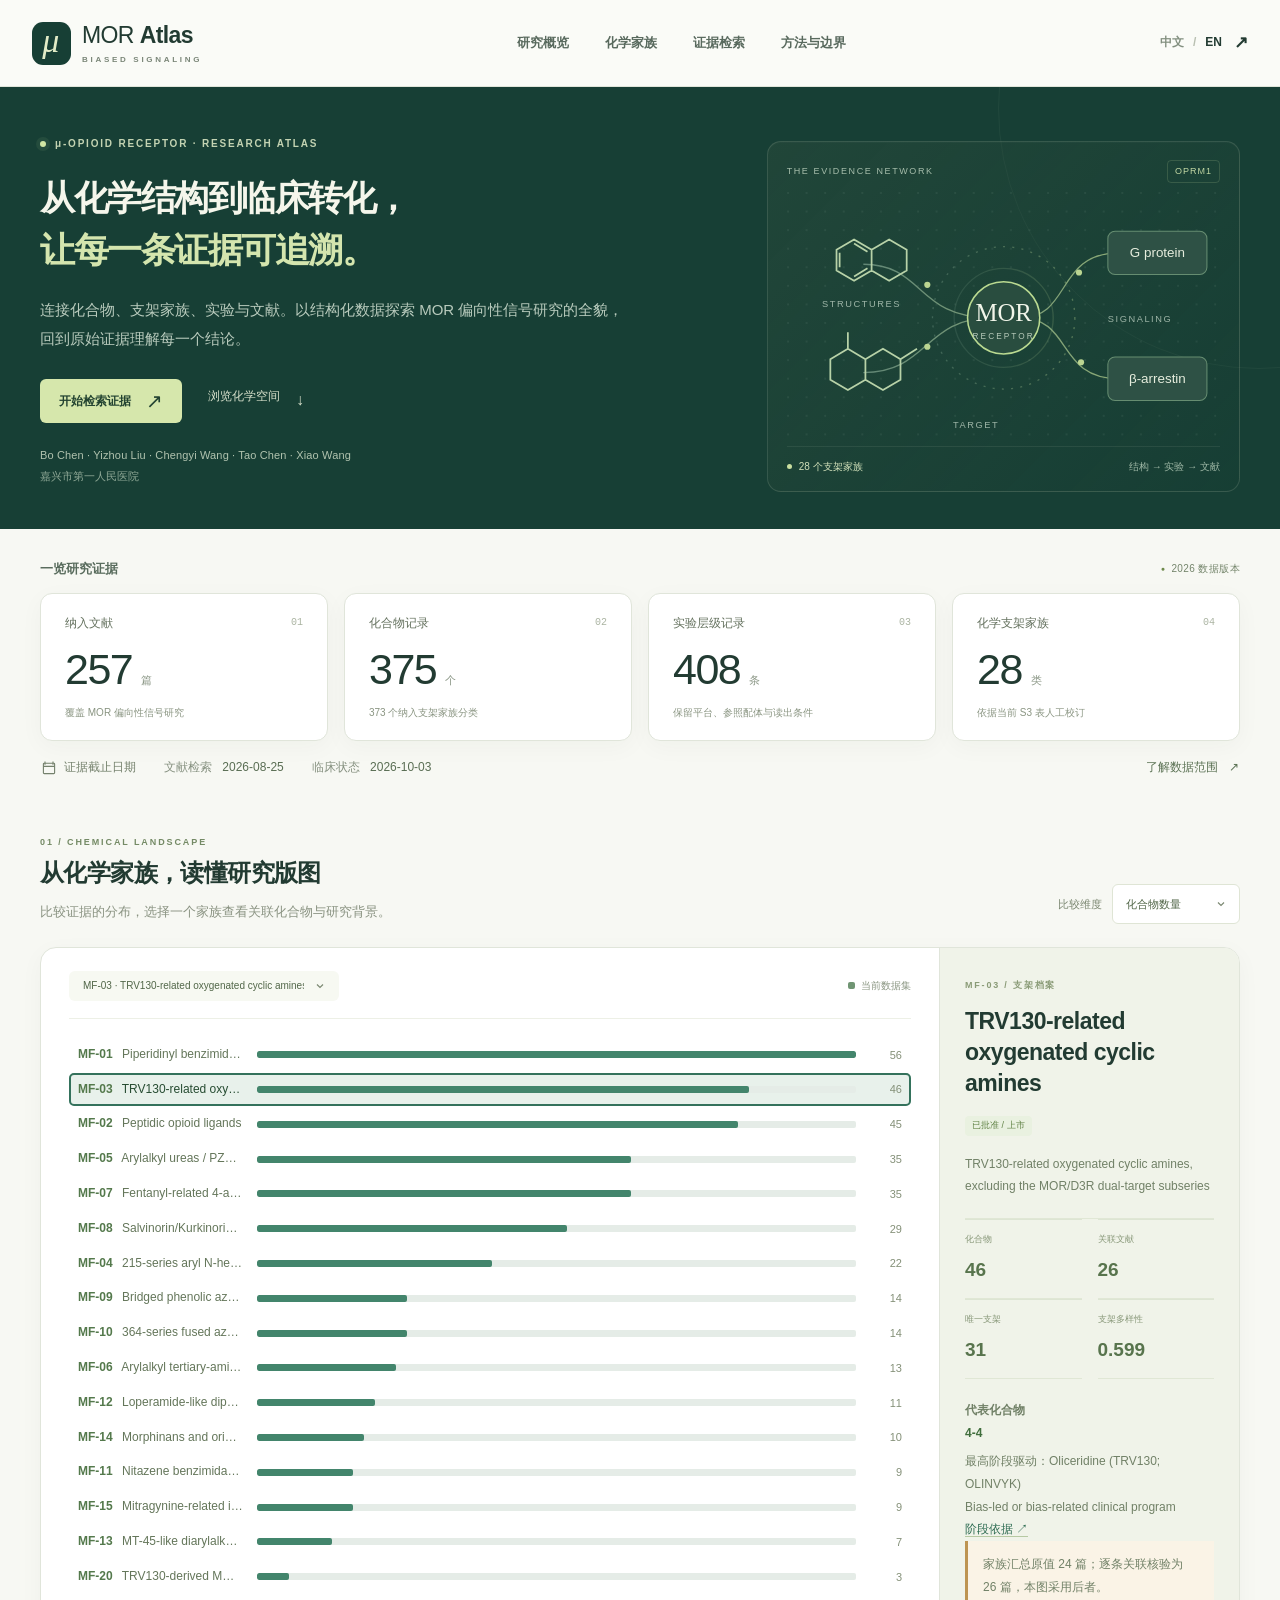
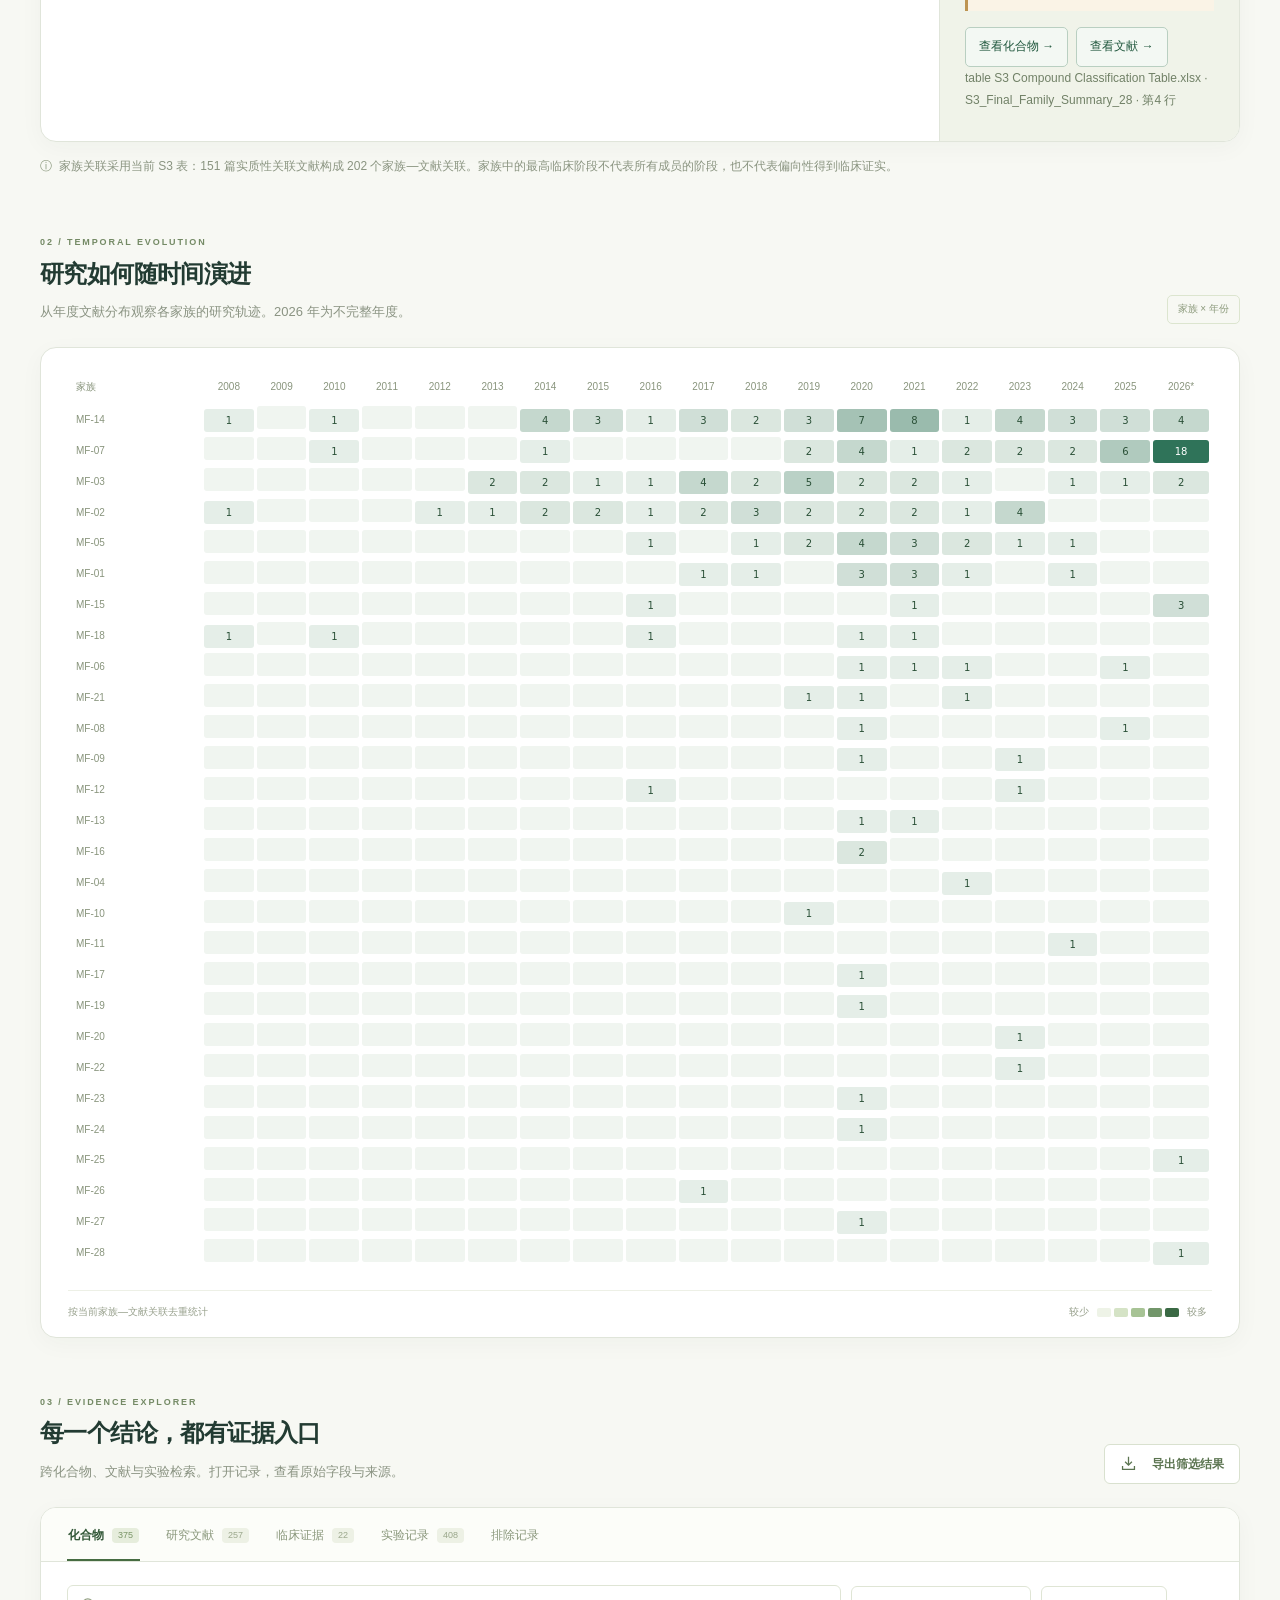
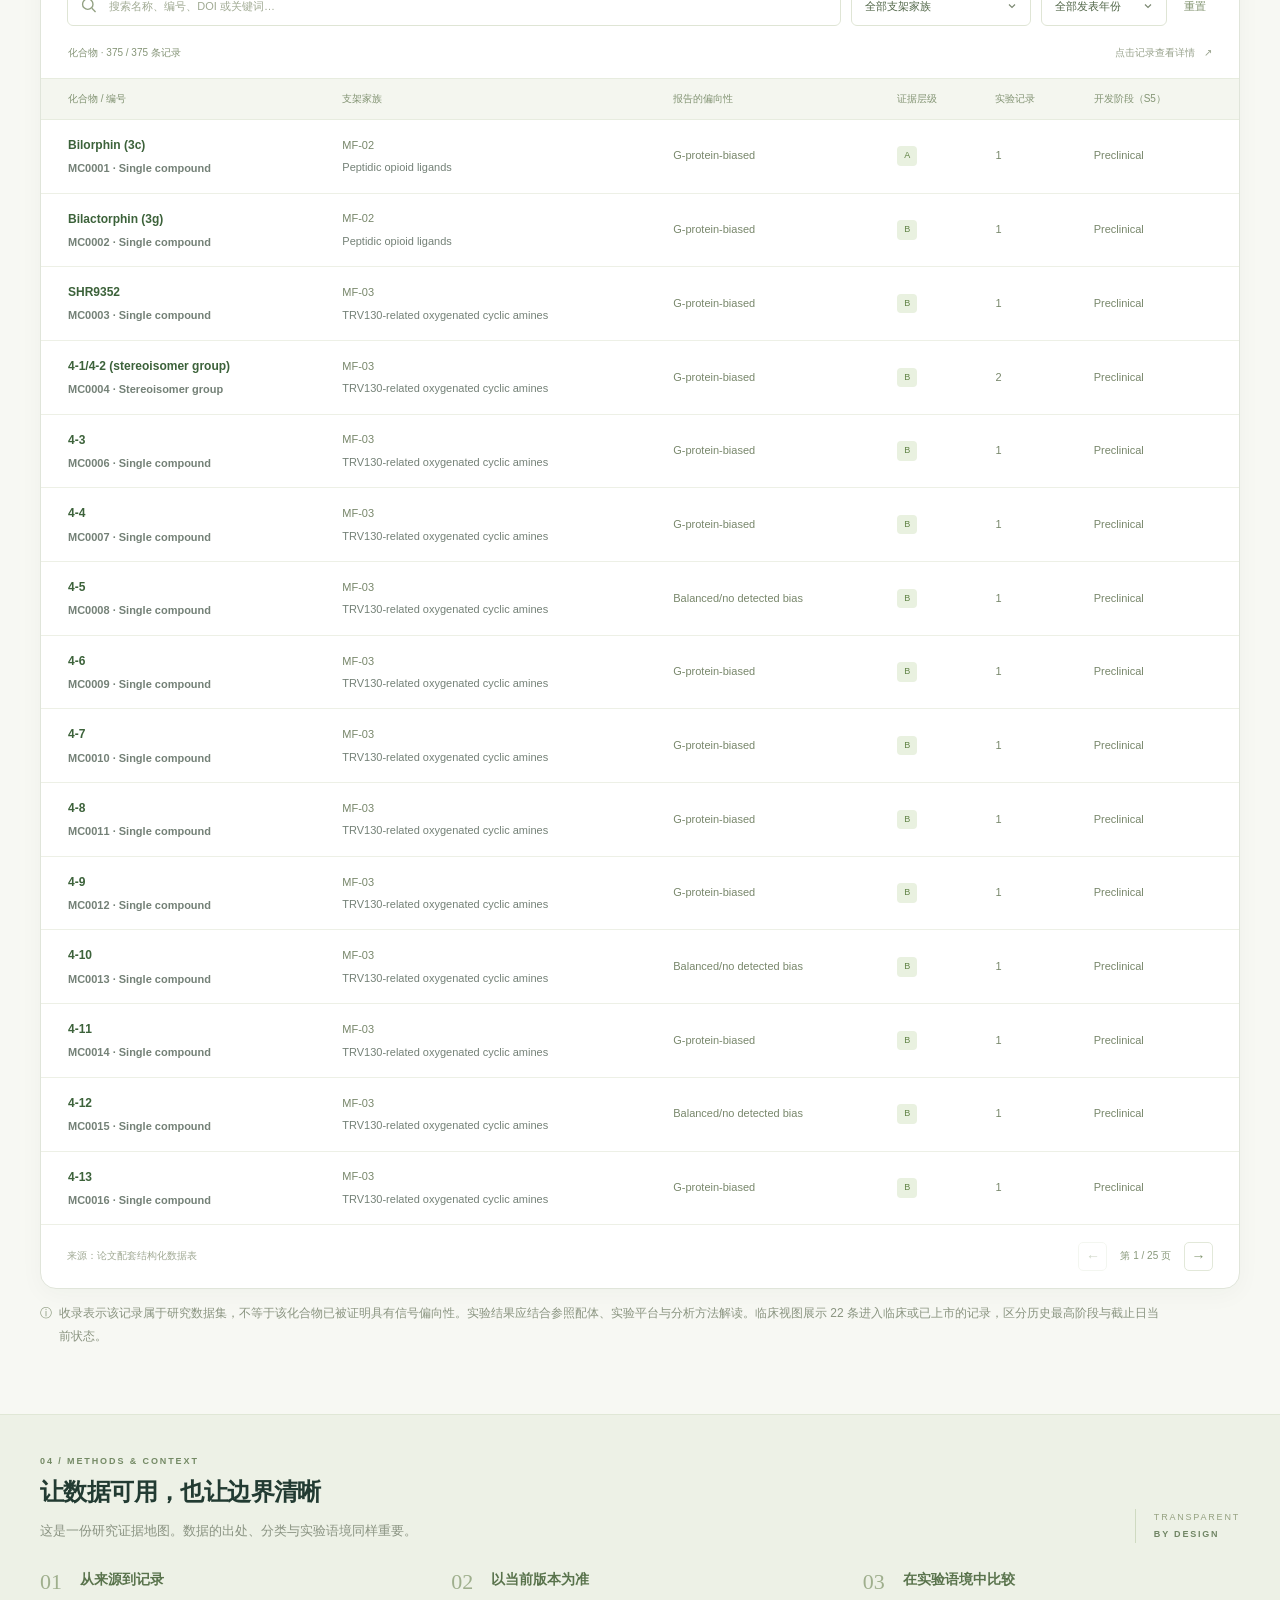
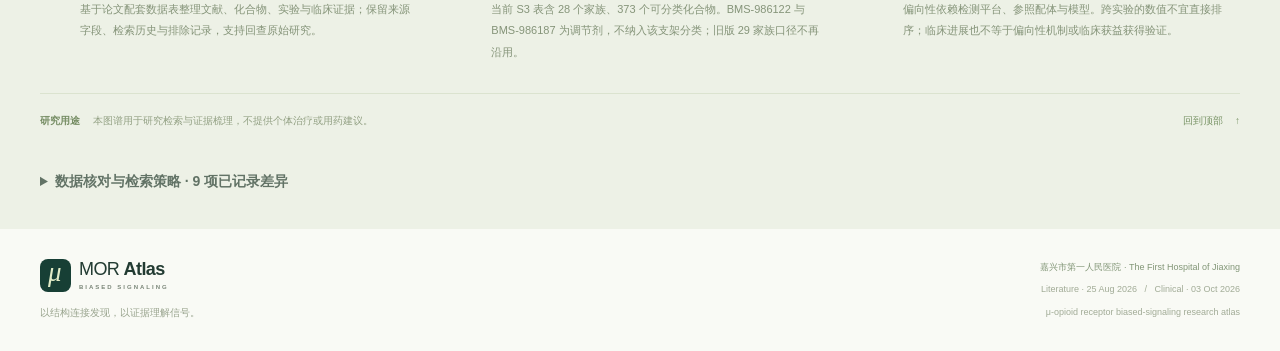
<file: index.html>
<!doctype html>
<html lang="zh-CN">
<head><meta charset="utf-8"><meta name="viewport" content="width=device-width, initial-scale=1"><meta name="theme-color" content="#173f35"><meta name="description" content="MOR Atlas：整合 257 篇文献、375 个化合物与 408 条实验记录的 μ-阿片受体偏向性信号研究图谱。"><title>MOR Atlas · μ-阿片受体偏向性信号研究图谱</title><link rel="stylesheet" href="styles.css"><link rel="stylesheet" href="authors.css"><link rel="stylesheet" href="interactions.css"></head>
<body>
<a class="skip-link" href="#explorer">跳至证据检索</a>
<header class="site-header" id="top"><nav class="nav-shell" aria-label="主导航"><a class="brand" href="#top" aria-label="MOR Atlas 首页"><span class="brand-symbol">μ</span><span>MOR <b>Atlas</b><small>BIASED SIGNALING</small></span></a><div class="nav-links"><a href="#overview">研究概览</a><a href="#families">化学家族</a><a href="#explorer">证据检索</a><a href="#methods">方法与边界</a></div><a class="language-link" href="en.html" lang="en" hreflang="en" aria-label="Switch to English"><span>中文</span><i aria-hidden="true">/</i> EN <span aria-hidden="true">↗</span></a></nav></header>
<main>
<section class="hero" aria-labelledby="hero-title"><div class="hero-inner"><div class="hero-copy"><p class="eyebrow light"><span class="status-dot" aria-hidden="true"></span> μ-OPIOID RECEPTOR · RESEARCH ATLAS</p><h1 id="hero-title">从化学结构到临床转化，<br><em>让每一条证据可追溯。</em></h1><p class="hero-description">连接化合物、支架家族、实验与文献。以结构化数据探索 MOR 偏向性信号研究的全貌，回到原始证据理解每一个结论。</p><div class="hero-actions"><a class="button button-lime" href="#explorer">开始检索证据 <span aria-hidden="true">↗</span></a><a class="hero-text-link" href="#families">浏览化学空间 <span aria-hidden="true">↓</span></a></div><div class="authors"><strong>Bo Chen · Yizhou Liu · Chengyi Wang · Tao Chen · Xiao Wang</strong><span>嘉兴市第一人民医院</span></div></div>
<div class="evidence-visual" aria-label="概念性证据路径：化学结构经 MOR 靶点关联实验与文献"><div class="visual-heading"><span>THE EVIDENCE NETWORK</span><span class="visual-tag">OPRM1</span></div><svg class="network-svg" viewBox="0 0 420 245" role="img" aria-labelledby="network-title"><title id="network-title">结构、靶点、信号通路和证据的概念关联图</title><defs><pattern id="dotgrid" width="18" height="18" patternUnits="userSpaceOnUse"><circle cx="1" cy="1" r=".7" fill="#b1c9b8" opacity=".2"/></pattern><linearGradient id="pathgrad"><stop stop-color="#87ab97"/><stop offset="1" stop-color="#c9e399"/></linearGradient></defs><rect width="420" height="245" fill="url(#dotgrid)"/><g fill="none" stroke="url(#pathgrad)" stroke-width="1.3" opacity=".65"><path d="M74 70C133 70 125 122 198 122M74 175C137 175 133 122 198 122M226 122C276 122 260 59 322 59M226 122C277 122 261 181 322 181"/><circle cx="210" cy="122" r="69" stroke-dasharray="2 7" opacity=".5"/><circle cx="210" cy="122" r="48" opacity=".25"/></g><g stroke="#b8d2a8" stroke-width="1.7" fill="none"><path d="M48 56l17-10 17 10v20L65 86 48 76zM51 59v14m14-23 13 8m0 16-13 8M82 56l17-10 17 10v20L99 86 82 76"/><path d="M42 162l17-10 17 10v20l-17 10-17-10zM76 162l17-10 17 10v20l-17 10-17-10M110 162l16-10M59 152v-16"/></g><circle cx="210" cy="122" r="35" fill="#294d3f" stroke="#bada91" stroke-width="1.5"/><text x="210" y="125" text-anchor="middle" fill="#f1f5e9" font-size="24" font-family="Georgia,serif">MOR</text><text x="210" y="142" text-anchor="middle" fill="#b6c9b9" font-size="8" letter-spacing="2">RECEPTOR</text><g fill="#bbd591"><circle cx="136" cy="90" r="3"/><circle cx="136" cy="150" r="3"/><circle cx="283" cy="78" r="3"/><circle cx="285" cy="165" r="3"/></g><g><rect x="311" y="38" width="96" height="42" rx="7" fill="#2e5145" stroke="#668d71"/><text x="359" y="63" text-anchor="middle" fill="#e6eddd" font-size="13">G protein</text><rect x="311" y="160" width="96" height="42" rx="7" fill="#2e5145" stroke="#668d71"/><text x="359" y="185" text-anchor="middle" fill="#e6eddd" font-size="13">β-arrestin</text></g><g fill="#9eb5a7" font-size="9" letter-spacing="1.5"><text x="34" y="111">STRUCTURES</text><text x="161" y="229">TARGET</text><text x="311" y="126">SIGNALING</text></g></svg><div class="visual-foot"><span><i aria-hidden="true"></i> 28 个支架家族</span><span>结构 → 实验 → 文献</span></div></div></div></section>
<section class="overview section-shell" id="overview" aria-labelledby="overview-title"><div class="overview-caption"><h2 id="overview-title">一览研究证据</h2><span class="edition-label"><span aria-hidden="true">●</span> 2026 数据版本</span></div><div class="metrics"><article class="metric"><div class="metric-top"><span>纳入文献</span><span class="metric-index">01</span></div><strong>257<span>篇</span></strong><p>覆盖 MOR 偏向性信号研究</p></article><article class="metric"><div class="metric-top"><span>化合物记录</span><span class="metric-index">02</span></div><strong>375<span>个</span></strong><p>373 个纳入支架家族分类</p></article><article class="metric"><div class="metric-top"><span>实验层级记录</span><span class="metric-index">03</span></div><strong>408<span>条</span></strong><p>保留平台、参照配体与读出条件</p></article><article class="metric"><div class="metric-top"><span>化学支架家族</span><span class="metric-index">04</span></div><strong>28<span>类</span></strong><p>依据当前 S3 表人工校订</p></article></div><div class="cutoff-strip"><span class="cutoff-label"><svg viewBox="0 0 20 20" width="16" height="16" aria-hidden="true"><path d="M5 2v4m10-4v4M3 8h14M4 4h12a1 1 0 0 1 1 1v11a1 1 0 0 1-1 1H4a1 1 0 0 1-1-1V5a1 1 0 0 1 1-1Z" fill="none" stroke="currentColor" stroke-width="1.4"/></svg>证据截止日期</span><span>文献检索 <b>2026-08-25</b></span><span>临床状态 <b>2026-10-03</b></span><a href="#methods">了解数据范围 <span aria-hidden="true">↗</span></a></div></section>
<section class="section-shell section" id="families" aria-labelledby="families-title"><div class="section-heading"><div><p class="eyebrow">01 / CHEMICAL LANDSCAPE</p><h2 id="families-title">从化学家族，读懂研究版图</h2><p>比较证据的分布，选择一个家族查看关联化合物与研究背景。</p></div><label class="select-label" for="familyMetric">比较维度<select id="familyMetric"><option value="compounds">化合物数量</option><option value="publications">关联文献数量</option><option value="diversity">多样性 × 活跃度</option></select></label></div><div class="landscape-card"><div class="family-chart-panel"><div class="panel-topline"><label class="family-selector-label" for="familySelect"><span class="sr-only">选择支架家族</span><select id="familySelect" aria-label="选择支架家族"><option>28 个家族 · 点击查看详情</option></select></label><span class="chart-key"><i aria-hidden="true"></i> 当前数据集</span></div><div id="familyChart" class="family-chart" aria-label="化学支架家族比较图"><p class="loading-state">正在载入家族数据…</p></div></div><aside class="family-detail" id="familyDetail" aria-label="选中家族详情"><p class="eyebrow">FAMILY PROFILE</p><h3>选择一个支架家族</h3><p>查看化合物、关联文献与临床成熟度。</p></aside></div><p class="section-note"><span aria-hidden="true">ⓘ</span> 家族关联采用当前 S3 表：151 篇实质性关联文献构成 202 个家族—文献关联。家族中的最高临床阶段不代表所有成员的阶段，也不代表偏向性得到临床证实。</p></section>
<section class="section-shell section" id="timeline" aria-labelledby="timeline-title"><div class="section-heading"><div><p class="eyebrow">02 / TEMPORAL EVOLUTION</p><h2 id="timeline-title">研究如何随时间演进</h2><p>从年度文献分布观察各家族的研究轨迹。2026 年为不完整年度。</p></div><span class="subtle-tag">家族 × 年份</span></div><div class="timeline-card"><div class="heatmap-scroll" id="timelineChart" aria-label="支架家族年度文献分布"><p class="loading-state">正在载入年度分布…</p></div><div class="heatmap-footer"><span>按当前家族—文献关联去重统计</span><div class="heat-legend"><span>较少</span><i></i><i></i><i></i><i></i><i></i><span>较多</span></div></div></div></section>
<section class="section-shell section explorer-section" id="explorer" aria-labelledby="explorer-title"><div class="section-heading"><div><p class="eyebrow">03 / EVIDENCE EXPLORER</p><h2 id="explorer-title">每一个结论，都有证据入口</h2><p>跨化合物、文献与实验检索。打开记录，查看原始字段与来源。</p></div><button id="exportCsv" class="button button-outline" type="button"><svg viewBox="0 0 20 20" width="17" height="17" aria-hidden="true"><path d="M10 2v10m-4-4 4 4 4-4M3 13v4h14v-4" stroke="currentColor" stroke-width="1.5" fill="none"/></svg>导出筛选结果</button></div><div class="explorer-card"><div class="evidence-tabs" role="tablist" aria-label="证据类型"><button type="button" class="active" role="tab" aria-selected="true" aria-controls="evidencePanel" data-tab="compounds">化合物 <span>375</span></button><button type="button" role="tab" aria-selected="false" aria-controls="evidencePanel" data-tab="literature">研究文献 <span>257</span></button><button type="button" role="tab" aria-selected="false" aria-controls="evidencePanel" data-tab="clinical">临床证据 <span>22</span></button><button type="button" role="tab" aria-selected="false" aria-controls="evidencePanel" data-tab="assays">实验记录 <span>408</span></button><button type="button" role="tab" aria-selected="false" aria-controls="evidencePanel" data-tab="exclusions">排除记录</button></div><div id="evidencePanel" role="tabpanel" aria-label="证据检索结果"><div class="filter-toolbar"><div class="search-field"><svg viewBox="0 0 20 20" width="19" height="19" aria-hidden="true"><circle cx="8.5" cy="8.5" r="5.7" stroke="currentColor" fill="none" stroke-width="1.5"/><path d="m13 13 4 4" stroke="currentColor" stroke-width="1.5"/></svg><label class="sr-only" for="evidenceSearch">搜索证据</label><input id="evidenceSearch" type="search" placeholder="搜索名称、编号、DOI 或关键词…" autocomplete="off"></div><label class="sr-only" for="familyFilter">筛选支架家族</label><select id="familyFilter"><option value="all">全部支架家族</option></select><label class="sr-only" for="yearFilter">筛选发表年份</label><select id="yearFilter"><option value="all">全部年份</option></select><button id="resetFilters" class="reset-button" type="button">重置</button></div><div class="results-heading"><p id="resultCount" role="status" aria-live="polite">正在载入记录…</p><span>点击记录查看详情 <span aria-hidden="true">↗</span></span></div><div class="table-scroll"><table id="evidenceTable"><caption class="sr-only">当前筛选条件下的证据记录</caption><thead id="evidenceHead"></thead><tbody id="evidenceRows"></tbody></table></div><div class="pagination"><span class="table-source">来源：论文配套结构化数据表</span><div class="pagination-controls"><button id="prevPage" type="button" aria-label="上一页">←</button><span id="pageInfo">1 / 1</span><button id="nextPage" type="button" aria-label="下一页">→</button></div></div></div></div><p class="section-note"><span aria-hidden="true">ⓘ</span> 收录表示该记录属于研究数据集，不等于该化合物已被证明具有信号偏向性。实验结果应结合参照配体、实验平台与分析方法解读。临床视图展示 22 条进入临床或已上市的记录，区分历史最高阶段与截止日当前状态。</p></section>
<section class="methods-section" id="methods" aria-labelledby="methods-title"><div class="section-shell"><div class="section-heading"><div><p class="eyebrow">04 / METHODS & CONTEXT</p><h2 id="methods-title">让数据可用，也让边界清晰</h2><p>这是一份研究证据地图。数据的出处、分类与实验语境同样重要。</p></div><span class="method-seal">TRANSPARENT<br><strong>BY DESIGN</strong></span></div><div class="method-grid"><article><span class="method-number">01</span><h3>从来源到记录</h3><p>基于论文配套数据表整理文献、化合物、实验与临床证据；保留来源字段、检索历史与排除记录，支持回查原始研究。</p></article><article><span class="method-number">02</span><h3>以当前版本为准</h3><p>当前 S3 表含 28 个家族、373 个可分类化合物。BMS-986122 与 BMS-986187 为调节剂，不纳入该支架分类；旧版 29 家族口径不再沿用。</p></article><article><span class="method-number">03</span><h3>在实验语境中比较</h3><p>偏向性依赖检测平台、参照配体与模型。跨实验的数值不宜直接排序；临床进展也不等于偏向性机制或临床获益获得验证。</p></article></div><div class="method-bottom"><p><strong>研究用途</strong> 本图谱用于研究检索与证据梳理，不提供个体治疗或用药建议。</p><a href="#top">回到顶部 <span aria-hidden="true">↑</span></a></div></div></section>
</main><footer class="site-footer"><div class="section-shell footer-inner"><div><a class="brand footer-brand" href="#top"><span class="brand-symbol">μ</span><span>MOR <b>Atlas</b><small>BIASED SIGNALING</small></span></a><p>以结构连接发现，以证据理解信号。</p></div><div class="footer-meta"><span>嘉兴市第一人民医院 · The First Hospital of Jiaxing</span><span>Literature · 25 Aug 2026 &nbsp; / &nbsp; Clinical · 03 Oct 2026</span><span>μ-opioid receptor biased-signaling research atlas</span></div></div></footer><dialog id="recordDialog" aria-label="证据记录详情"><div class="dialog-shell"><button id="closeDialog" class="dialog-close" type="button" aria-label="关闭详情">×</button><div id="dialogContent" class="dialog-content"></div></div></dialog><script src="evidence-data.js"></script><script src="app.js"></script>
</body></html>
</file>
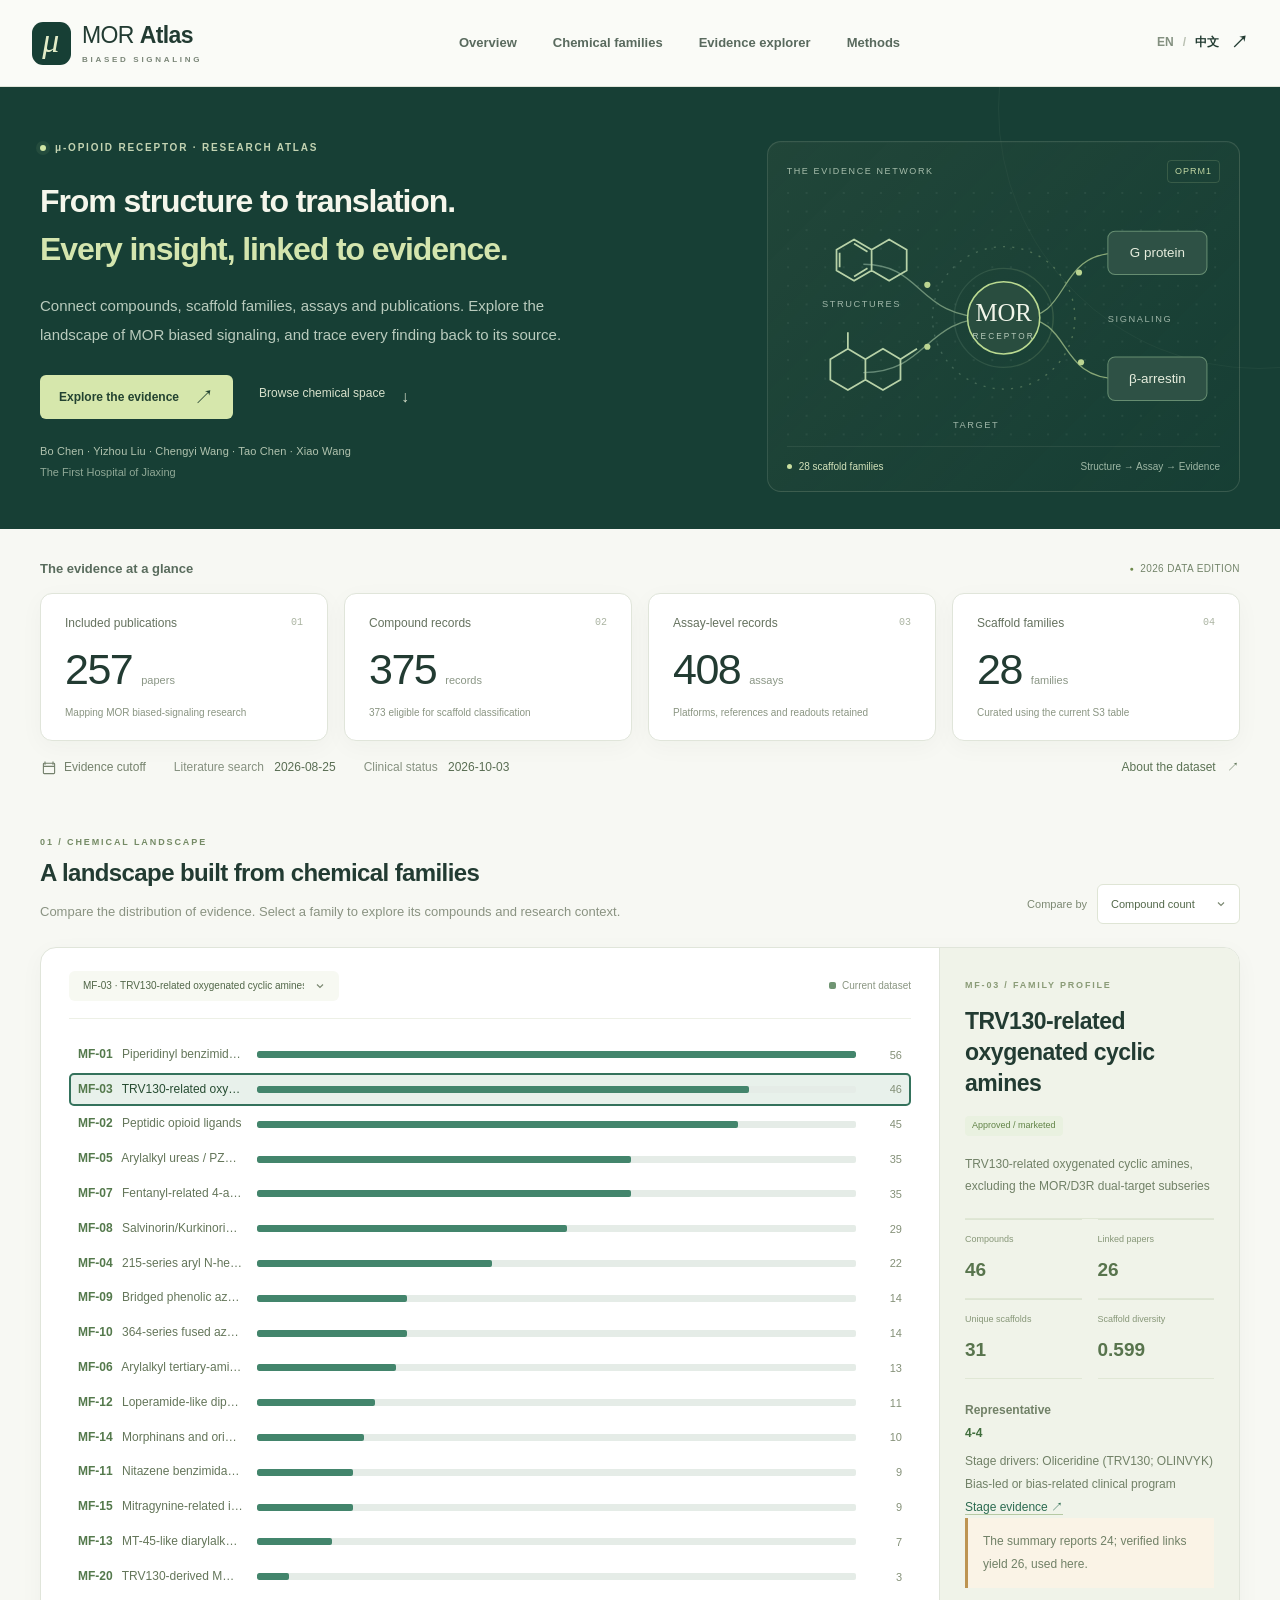
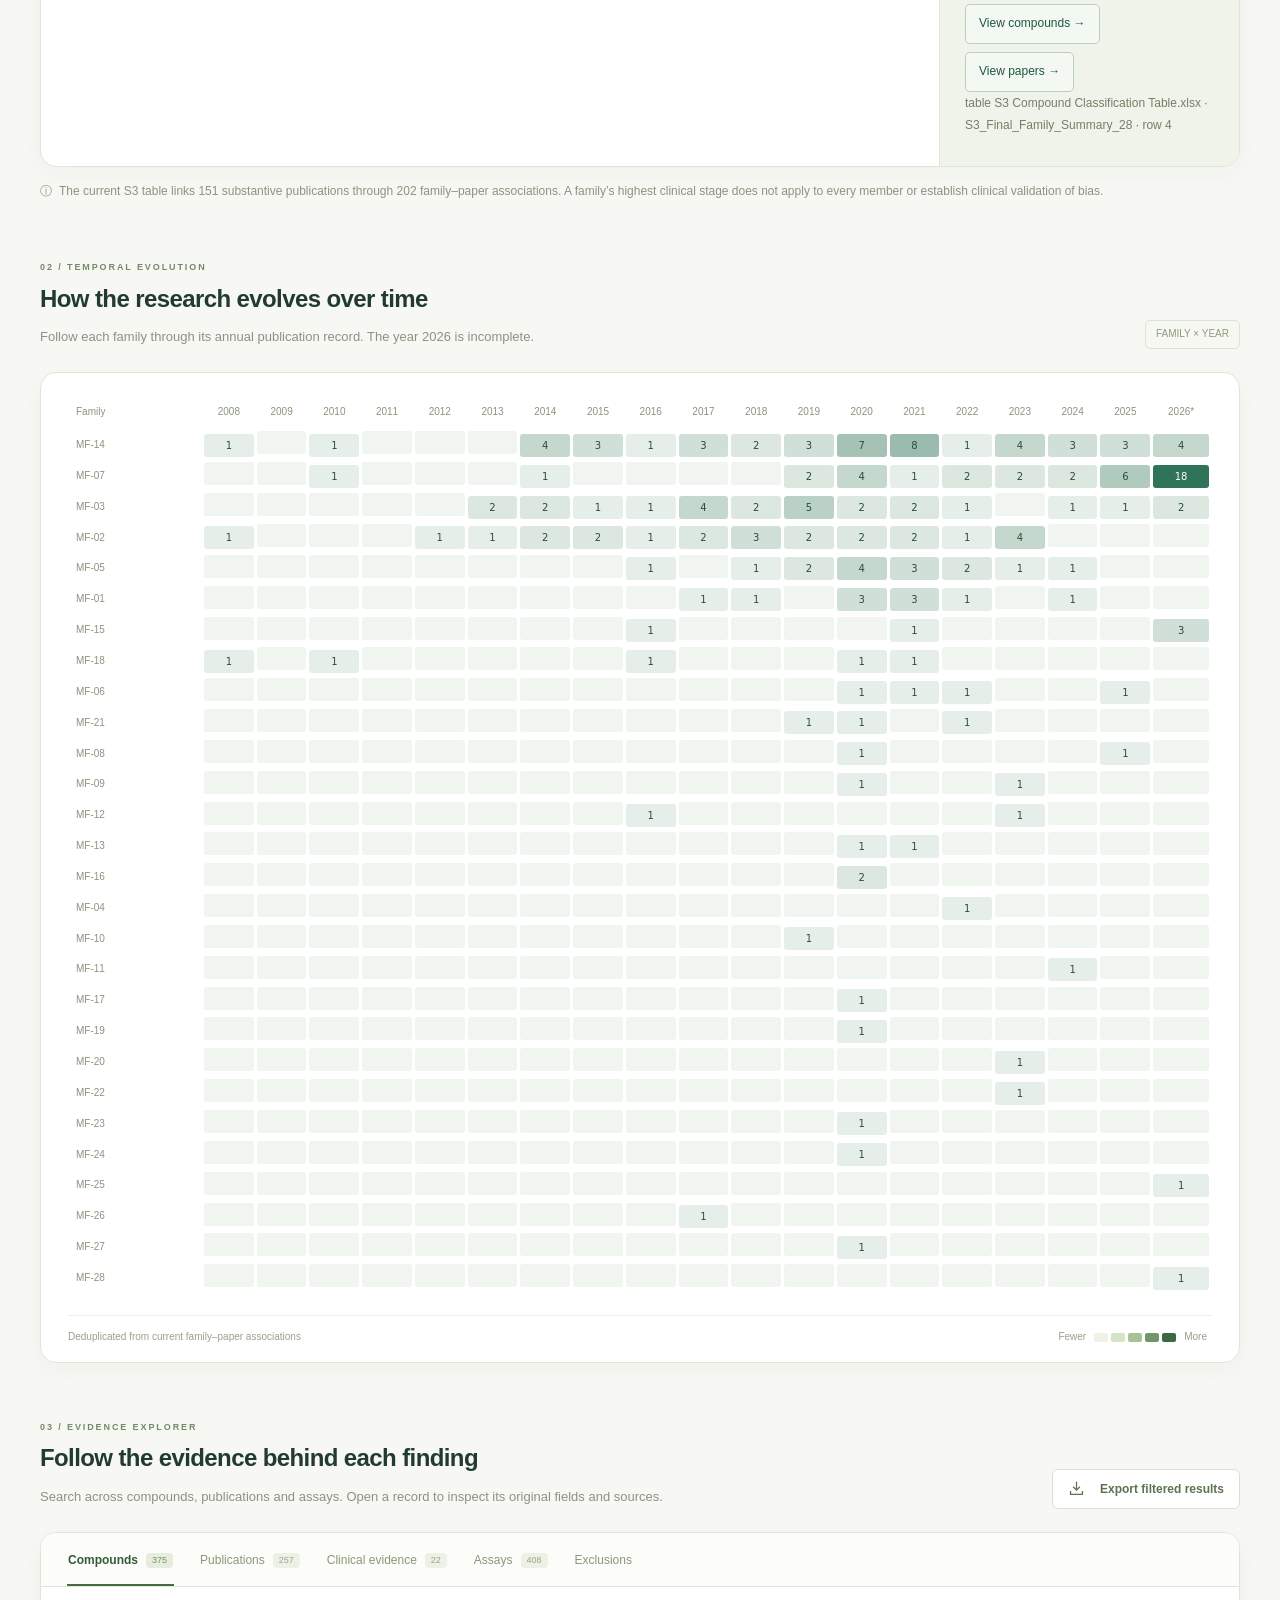
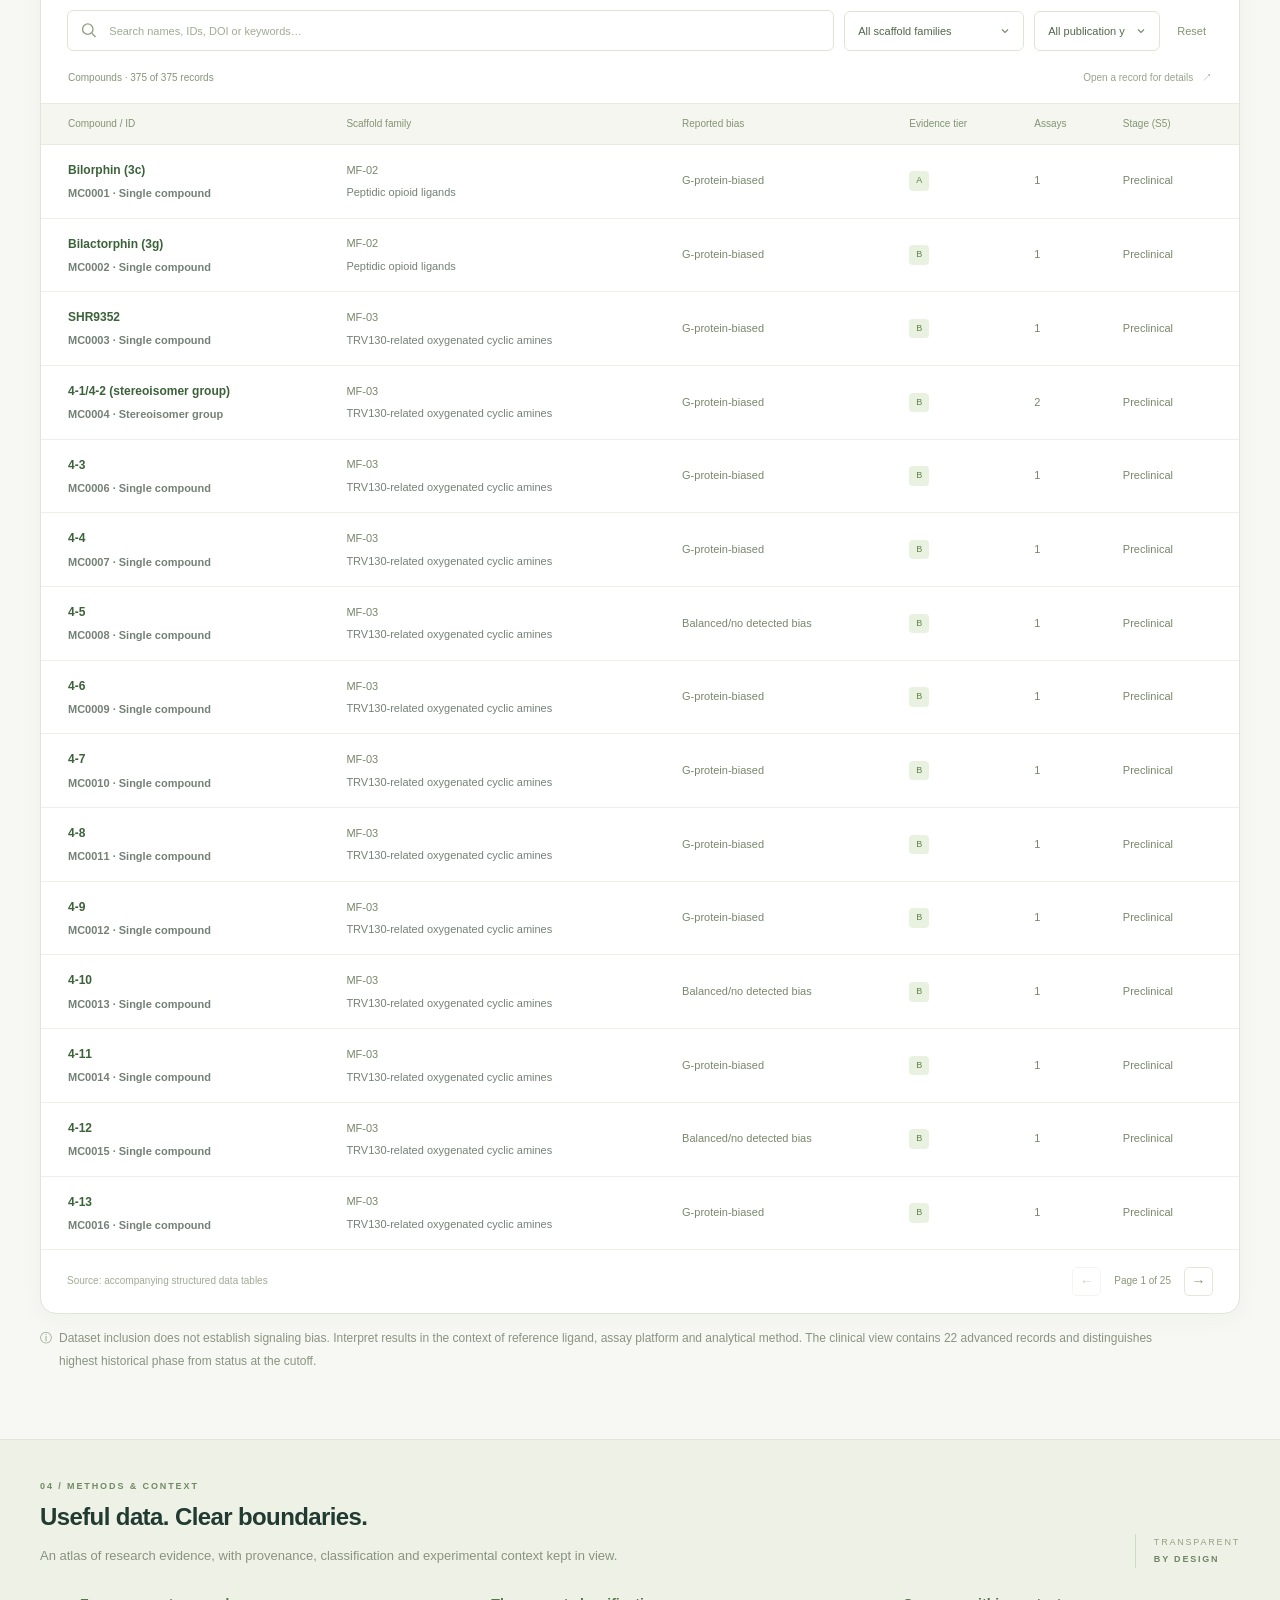
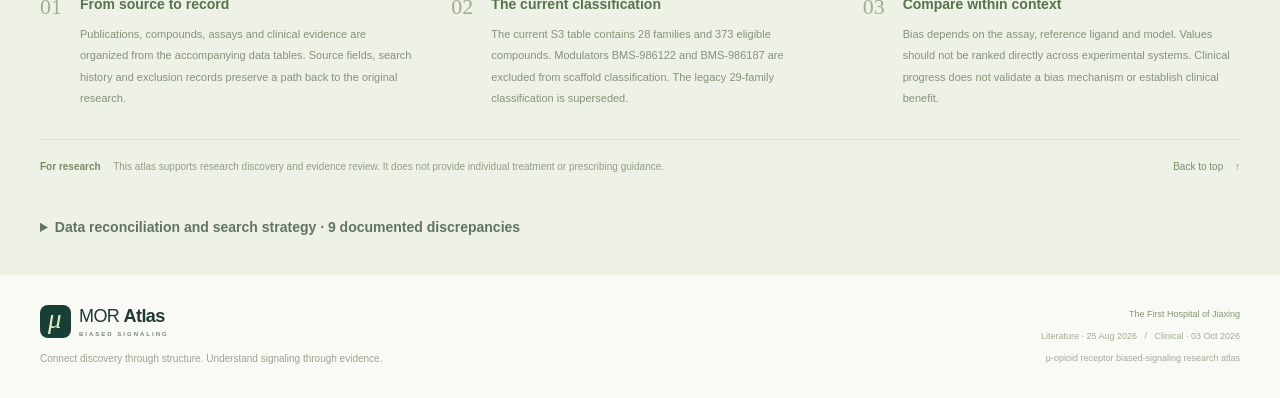
<file: en.html>
<!doctype html>
<html lang="en">
<head><meta charset="utf-8"><meta name="viewport" content="width=device-width, initial-scale=1"><meta name="theme-color" content="#173f35"><meta name="description" content="MOR Atlas connects 257 publications, 375 compounds and 408 assay records in mu-opioid receptor biased-signaling research."><title>MOR Atlas · μ-Opioid Receptor Biased Signaling</title><link rel="stylesheet" href="styles.css"><link rel="stylesheet" href="authors.css"><link rel="stylesheet" href="interactions.css"></head>
<body>
<a class="skip-link" href="#explorer">Skip to evidence explorer</a>
<header class="site-header" id="top"><nav class="nav-shell" aria-label="Main navigation"><a class="brand" href="#top" aria-label="MOR Atlas home"><span class="brand-symbol">μ</span><span>MOR <b>Atlas</b><small>BIASED SIGNALING</small></span></a><div class="nav-links"><a href="#overview">Overview</a><a href="#families">Chemical families</a><a href="#explorer">Evidence explorer</a><a href="#methods">Methods</a></div><a class="language-link" href="index.html" lang="zh-CN" hreflang="zh-CN" aria-label="切换至中文"><span>EN</span><i aria-hidden="true">/</i> 中文 <span aria-hidden="true">↗</span></a></nav></header>
<main>
<section class="hero" aria-labelledby="hero-title"><div class="hero-inner"><div class="hero-copy"><p class="eyebrow light"><span class="status-dot" aria-hidden="true"></span> μ-OPIOID RECEPTOR · RESEARCH ATLAS</p><h1 id="hero-title">From structure to translation.<br><em>Every insight, linked to evidence.</em></h1><p class="hero-description">Connect compounds, scaffold families, assays and publications. Explore the landscape of MOR biased signaling, and trace every finding back to its source.</p><div class="hero-actions"><a class="button button-lime" href="#explorer">Explore the evidence <span aria-hidden="true">↗</span></a><a class="hero-text-link" href="#families">Browse chemical space <span aria-hidden="true">↓</span></a></div><div class="authors"><strong>Bo Chen · Yizhou Liu · Chengyi Wang · Tao Chen · Xiao Wang</strong><span>The First Hospital of Jiaxing</span></div></div>
<div class="evidence-visual" aria-label="Conceptual evidence pathway linking chemical structures, the MOR target, assays and publications"><div class="visual-heading"><span>THE EVIDENCE NETWORK</span><span class="visual-tag">OPRM1</span></div><svg class="network-svg" viewBox="0 0 420 245" role="img" aria-labelledby="network-title"><title id="network-title">Conceptual relationship between structure, target and signaling pathways</title><defs><pattern id="dotgrid" width="18" height="18" patternUnits="userSpaceOnUse"><circle cx="1" cy="1" r=".7" fill="#b1c9b8" opacity=".2"/></pattern><linearGradient id="pathgrad"><stop stop-color="#87ab97"/><stop offset="1" stop-color="#c9e399"/></linearGradient></defs><rect width="420" height="245" fill="url(#dotgrid)"/><g fill="none" stroke="url(#pathgrad)" stroke-width="1.3" opacity=".65"><path d="M74 70C133 70 125 122 198 122M74 175C137 175 133 122 198 122M226 122C276 122 260 59 322 59M226 122C277 122 261 181 322 181"/><circle cx="210" cy="122" r="69" stroke-dasharray="2 7" opacity=".5"/><circle cx="210" cy="122" r="48" opacity=".25"/></g><g stroke="#b8d2a8" stroke-width="1.7" fill="none"><path d="M48 56l17-10 17 10v20L65 86 48 76zM51 59v14m14-23 13 8m0 16-13 8M82 56l17-10 17 10v20L99 86 82 76"/><path d="M42 162l17-10 17 10v20l-17 10-17-10zM76 162l17-10 17 10v20l-17 10-17-10M110 162l16-10M59 152v-16"/></g><circle cx="210" cy="122" r="35" fill="#294d3f" stroke="#bada91" stroke-width="1.5"/><text x="210" y="125" text-anchor="middle" fill="#f1f5e9" font-size="24" font-family="Georgia,serif">MOR</text><text x="210" y="142" text-anchor="middle" fill="#b6c9b9" font-size="8" letter-spacing="2">RECEPTOR</text><g fill="#bbd591"><circle cx="136" cy="90" r="3"/><circle cx="136" cy="150" r="3"/><circle cx="283" cy="78" r="3"/><circle cx="285" cy="165" r="3"/></g><g><rect x="311" y="38" width="96" height="42" rx="7" fill="#2e5145" stroke="#668d71"/><text x="359" y="63" text-anchor="middle" fill="#e6eddd" font-size="13">G protein</text><rect x="311" y="160" width="96" height="42" rx="7" fill="#2e5145" stroke="#668d71"/><text x="359" y="185" text-anchor="middle" fill="#e6eddd" font-size="13">β-arrestin</text></g><g fill="#9eb5a7" font-size="9" letter-spacing="1.5"><text x="34" y="111">STRUCTURES</text><text x="161" y="229">TARGET</text><text x="311" y="126">SIGNALING</text></g></svg><div class="visual-foot"><span><i aria-hidden="true"></i> 28 scaffold families</span><span>Structure → Assay → Evidence</span></div></div></div></section>
<section class="overview section-shell" id="overview" aria-labelledby="overview-title"><div class="overview-caption"><h2 id="overview-title">The evidence at a glance</h2><span class="edition-label"><span aria-hidden="true">●</span> 2026 DATA EDITION</span></div><div class="metrics"><article class="metric"><div class="metric-top"><span>Included publications</span><span class="metric-index">01</span></div><strong>257<span>papers</span></strong><p>Mapping MOR biased-signaling research</p></article><article class="metric"><div class="metric-top"><span>Compound records</span><span class="metric-index">02</span></div><strong>375<span>records</span></strong><p>373 eligible for scaffold classification</p></article><article class="metric"><div class="metric-top"><span>Assay-level records</span><span class="metric-index">03</span></div><strong>408<span>assays</span></strong><p>Platforms, references and readouts retained</p></article><article class="metric"><div class="metric-top"><span>Scaffold families</span><span class="metric-index">04</span></div><strong>28<span>families</span></strong><p>Curated using the current S3 table</p></article></div><div class="cutoff-strip"><span class="cutoff-label"><svg viewBox="0 0 20 20" width="16" height="16" aria-hidden="true"><path d="M5 2v4m10-4v4M3 8h14M4 4h12a1 1 0 0 1 1 1v11a1 1 0 0 1-1 1H4a1 1 0 0 1-1-1V5a1 1 0 0 1 1-1Z" fill="none" stroke="currentColor" stroke-width="1.4"/></svg>Evidence cutoff</span><span>Literature search <b>2026-08-25</b></span><span>Clinical status <b>2026-10-03</b></span><a href="#methods">About the dataset <span aria-hidden="true">↗</span></a></div></section>
<section class="section-shell section" id="families" aria-labelledby="families-title"><div class="section-heading"><div><p class="eyebrow">01 / CHEMICAL LANDSCAPE</p><h2 id="families-title">A landscape built from chemical families</h2><p>Compare the distribution of evidence. Select a family to explore its compounds and research context.</p></div><label class="select-label" for="familyMetric">Compare by<select id="familyMetric"><option value="compounds">Compound count</option><option value="publications">Linked publications</option><option value="diversity">Diversity × activity</option></select></label></div><div class="landscape-card"><div class="family-chart-panel"><div class="panel-topline"><label class="family-selector-label" for="familySelect"><span class="sr-only">Select a scaffold family</span><select id="familySelect" aria-label="Select a scaffold family"><option>28 families · select to explore</option></select></label><span class="chart-key"><i aria-hidden="true"></i> Current dataset</span></div><div id="familyChart" class="family-chart" aria-label="Scaffold family comparison"><p class="loading-state">Loading family data…</p></div></div><aside class="family-detail" id="familyDetail" aria-label="Selected family details"><p class="eyebrow">FAMILY PROFILE</p><h3>Select a scaffold family</h3><p>Explore compounds, associated publications and clinical maturity.</p></aside></div><p class="section-note"><span aria-hidden="true">ⓘ</span> The current S3 table links 151 substantive publications through 202 family–paper associations. A family’s highest clinical stage does not apply to every member or establish clinical validation of bias.</p></section>
<section class="section-shell section" id="timeline" aria-labelledby="timeline-title"><div class="section-heading"><div><p class="eyebrow">02 / TEMPORAL EVOLUTION</p><h2 id="timeline-title">How the research evolves over time</h2><p>Follow each family through its annual publication record. The year 2026 is incomplete.</p></div><span class="subtle-tag">FAMILY × YEAR</span></div><div class="timeline-card"><div class="heatmap-scroll" id="timelineChart" aria-label="Annual publications by scaffold family"><p class="loading-state">Loading annual distribution…</p></div><div class="heatmap-footer"><span>Deduplicated from current family–paper associations</span><div class="heat-legend"><span>Fewer</span><i></i><i></i><i></i><i></i><i></i><span>More</span></div></div></div></section>
<section class="section-shell section explorer-section" id="explorer" aria-labelledby="explorer-title"><div class="section-heading"><div><p class="eyebrow">03 / EVIDENCE EXPLORER</p><h2 id="explorer-title">Follow the evidence behind each finding</h2><p>Search across compounds, publications and assays. Open a record to inspect its original fields and sources.</p></div><button id="exportCsv" class="button button-outline" type="button"><svg viewBox="0 0 20 20" width="17" height="17" aria-hidden="true"><path d="M10 2v10m-4-4 4 4 4-4M3 13v4h14v-4" stroke="currentColor" stroke-width="1.5" fill="none"/></svg>Export filtered results</button></div><div class="explorer-card"><div class="evidence-tabs" role="tablist" aria-label="Evidence type"><button type="button" class="active" role="tab" aria-selected="true" aria-controls="evidencePanel" data-tab="compounds">Compounds <span>375</span></button><button type="button" role="tab" aria-selected="false" aria-controls="evidencePanel" data-tab="literature">Publications <span>257</span></button><button type="button" role="tab" aria-selected="false" aria-controls="evidencePanel" data-tab="clinical">Clinical evidence <span>22</span></button><button type="button" role="tab" aria-selected="false" aria-controls="evidencePanel" data-tab="assays">Assays <span>408</span></button><button type="button" role="tab" aria-selected="false" aria-controls="evidencePanel" data-tab="exclusions">Exclusions</button></div><div id="evidencePanel" role="tabpanel" aria-label="Evidence results"><div class="filter-toolbar"><div class="search-field"><svg viewBox="0 0 20 20" width="19" height="19" aria-hidden="true"><circle cx="8.5" cy="8.5" r="5.7" stroke="currentColor" fill="none" stroke-width="1.5"/><path d="m13 13 4 4" stroke="currentColor" stroke-width="1.5"/></svg><label class="sr-only" for="evidenceSearch">Search evidence</label><input id="evidenceSearch" type="search" placeholder="Search names, IDs, DOI or keywords…" autocomplete="off"></div><label class="sr-only" for="familyFilter">Filter by scaffold family</label><select id="familyFilter"><option value="all">All scaffold families</option></select><label class="sr-only" for="yearFilter">Filter by publication year</label><select id="yearFilter"><option value="all">All years</option></select><button id="resetFilters" class="reset-button" type="button">Reset</button></div><div class="results-heading"><p id="resultCount" role="status" aria-live="polite">Loading records…</p><span>Open a record for details <span aria-hidden="true">↗</span></span></div><div class="table-scroll"><table id="evidenceTable"><caption class="sr-only">Evidence records matching the current filters</caption><thead id="evidenceHead"></thead><tbody id="evidenceRows"></tbody></table></div><div class="pagination"><span class="table-source">Source: accompanying structured data tables</span><div class="pagination-controls"><button id="prevPage" type="button" aria-label="Previous page">←</button><span id="pageInfo">1 / 1</span><button id="nextPage" type="button" aria-label="Next page">→</button></div></div></div></div><p class="section-note"><span aria-hidden="true">ⓘ</span> Dataset inclusion does not establish signaling bias. Interpret results in the context of reference ligand, assay platform and analytical method. The clinical view contains 22 advanced records and distinguishes highest historical phase from status at the cutoff.</p></section>
<section class="methods-section" id="methods" aria-labelledby="methods-title"><div class="section-shell"><div class="section-heading"><div><p class="eyebrow">04 / METHODS & CONTEXT</p><h2 id="methods-title">Useful data. Clear boundaries.</h2><p>An atlas of research evidence, with provenance, classification and experimental context kept in view.</p></div><span class="method-seal">TRANSPARENT<br><strong>BY DESIGN</strong></span></div><div class="method-grid"><article><span class="method-number">01</span><h3>From source to record</h3><p>Publications, compounds, assays and clinical evidence are organized from the accompanying data tables. Source fields, search history and exclusion records preserve a path back to the original research.</p></article><article><span class="method-number">02</span><h3>The current classification</h3><p>The current S3 table contains 28 families and 373 eligible compounds. Modulators BMS-986122 and BMS-986187 are excluded from scaffold classification. The legacy 29-family classification is superseded.</p></article><article><span class="method-number">03</span><h3>Compare within context</h3><p>Bias depends on the assay, reference ligand and model. Values should not be ranked directly across experimental systems. Clinical progress does not validate a bias mechanism or establish clinical benefit.</p></article></div><div class="method-bottom"><p><strong>For research</strong> This atlas supports research discovery and evidence review. It does not provide individual treatment or prescribing guidance.</p><a href="#top">Back to top <span aria-hidden="true">↑</span></a></div></div></section>
</main><footer class="site-footer"><div class="section-shell footer-inner"><div><a class="brand footer-brand" href="#top"><span class="brand-symbol">μ</span><span>MOR <b>Atlas</b><small>BIASED SIGNALING</small></span></a><p>Connect discovery through structure. Understand signaling through evidence.</p></div><div class="footer-meta"><span>The First Hospital of Jiaxing</span><span>Literature · 25 Aug 2026 &nbsp; / &nbsp; Clinical · 03 Oct 2026</span><span>μ-opioid receptor biased-signaling research atlas</span></div></div></footer><dialog id="recordDialog" aria-label="Evidence record details"><div class="dialog-shell"><button id="closeDialog" class="dialog-close" type="button" aria-label="Close details">×</button><div id="dialogContent" class="dialog-content"></div></div></dialog><script src="evidence-data.js"></script><script src="app.js"></script>
</body></html>
</file>
<file: styles.css>
@charset "UTF-8";
:root{--ink:#223b32;--muted:#6f7d73;--forest:#173f35;--green:#497d60;--lime:#d6e7ac;--paper:#f7f8f3;--line:#e0e5da;--soft:#edf1e7;--radius:16px;--shadow:0 6px 24px #1c342409}*{box-sizing:border-box}html{scroll-behavior:smooth;scroll-padding-top:104px}body{margin:0;background:var(--paper);color:var(--ink);font-family:Inter,"Segoe UI","PingFang SC","Microsoft YaHei",sans-serif;font-size:14px;line-height:1.65;-webkit-font-smoothing:antialiased}button,input,select{font:inherit}button,a,input,select{-webkit-tap-highlight-color:transparent}button,select{cursor:pointer}a{color:inherit;text-decoration:none}button{color:inherit}button:disabled{cursor:default;opacity:.38}button:focus-visible,a:focus-visible,input:focus-visible,select:focus-visible{outline:3px solid #a1bc61;outline-offset:4px}h1,h2,h3,h4,p{margin:0}h1,h2,h3{line-height:1.35}button svg{flex:none}svg{max-width:100%}::selection{background:#d6e7ac;color:#173f35}.sr-only{position:absolute!important;width:1px;height:1px;overflow:hidden;clip:rect(0,0,0,0);white-space:nowrap}.skip-link{position:fixed;left:24px;top:-70px;background:var(--forest);color:white;padding:12px 18px;z-index:100;border-radius:6px}.skip-link:focus{top:12px}.section-shell{width:min(1240px,calc(100% - 80px));margin-inline:auto}
.site-header{position:sticky;top:0;background:#fafbf7f5;backdrop-filter:blur(18px);border-bottom:1px solid var(--line);z-index:30}.nav-shell{width:min(1320px,calc(100% - 64px));height:86px;margin:auto;display:flex;align-items:center;justify-content:space-between;gap:25px}.brand{display:flex;align-items:center;gap:11px;flex:none;font-size:23px;font-weight:400;letter-spacing:-.6px;line-height:1.15}.brand b{font-weight:700}.brand-symbol{width:39px;height:43px;display:grid;place-items:center;border-radius:11px;background:var(--forest);color:#e2ecc7;font:italic 34px/1 Georgia,serif;padding:0 2px 5px 0}.brand small{font-size:8px;display:block;letter-spacing:2.7px;font-weight:600;color:#7a8678;margin-top:6px}.nav-links{display:flex;align-items:center;gap:36px}.nav-links a{position:relative;color:#596a5e;font-size:13px;font-weight:600;padding:12px 0;white-space:nowrap}.nav-links a:hover{color:var(--forest)}.nav-links a:after{content:"";position:absolute;bottom:4px;left:0;right:0;height:2px;background:var(--forest);transform:scaleX(0);transform-origin:left;transition:transform .2s}.nav-links a:hover:after{transform:scaleX(1)}.language-link{display:flex;gap:9px;align-items:center;font-size:12px;font-weight:600;white-space:nowrap}.language-link span:first-child{color:#839080}.language-link i{font-style:normal;color:#b9c0b2}.language-link span:last-child{font-size:17px;margin-left:3px}
.hero{position:relative;color:#f5f6eb;background:var(--forest);overflow:hidden}.hero:after{content:"";position:absolute;width:520px;height:520px;border:1px solid #cce1b70d;border-radius:50%;right:-240px;top:-240px;pointer-events:none}.hero-inner{position:relative;width:min(1240px,calc(100% - 80px));margin:auto;display:grid;grid-template-columns:1.4fr 1fr;gap:64px;align-items:center;padding:49px 0 42px;z-index:1}.eyebrow{font-size:10px;line-height:1.4;font-weight:700;letter-spacing:2px;color:#748a65;margin-bottom:12px}.eyebrow.light{color:#c3d3b2;display:flex;align-items:center;gap:9px;letter-spacing:1.8px}.status-dot{height:6px;width:6px;background:#d0e6a4;border-radius:50%;box-shadow:0 0 0 4px #d0e6a412}.hero h1{font-size:clamp(30px,2.7vw,41px);line-height:1.5;font-weight:600;letter-spacing:-1.5px;margin-top:22px}.hero h1 em{font-style:normal;color:#d4e5ae}.hero-description{max-width:590px;margin-top:18px;color:#b9cbbd;font-size:13px;line-height:1.95}.hero-actions{display:flex;align-items:center;gap:26px;margin-top:25px}.button{border-radius:6px;padding:11px 18px;display:inline-flex;gap:15px;align-items:center;justify-content:center;font-size:12px;font-weight:650;border:1px solid transparent;line-height:1.5;transition:background .15s,transform .15s;white-space:nowrap}.button:hover{transform:translateY(-1px)}.button-lime{background:var(--lime);color:#234331}.button-lime:hover{background:#e2efc5}.button-lime span{font-size:20px;font-weight:400;line-height:1}.hero-text-link{font-size:12px;color:#d7e0cb;display:flex;gap:16px}.hero-text-link:hover{color:white}.hero-text-link span{font-size:16px}.evidence-visual{border:1px solid #c8d6bb2b;background:linear-gradient(135deg,#35534155,#173e3322);border-radius:14px;padding:18px 19px 16px;transform:translateY(5px);box-shadow:inset 0 1px 0 #ffffff05}.visual-heading{display:flex;align-items:center;justify-content:space-between;font-size:9px;letter-spacing:1.6px;color:#a6bdab;gap:15px}.visual-tag{border:1px solid #a7be8b35;padding:3px 7px;border-radius:4px;letter-spacing:1px;color:#c3d8a4;font-size:9px}.network-svg{display:block;width:100%;margin:9px 0 1px}.visual-foot{border-top:1px solid #cedbc117;padding-top:12px;display:flex;justify-content:space-between;font-size:10px;color:#9eb7a5;gap:8px}.visual-foot>span:first-child{display:flex;align-items:center;gap:7px;color:#d3e2bb}.visual-foot i{display:inline-block;width:5px;height:5px;border-radius:50%;background:#cadfa0}
.overview{padding-top:31px}.overview-caption{display:flex;align-items:center;justify-content:space-between;margin-bottom:15px}.overview-caption h2{font-size:13px;font-weight:650;color:#596c5d}.edition-label{font-size:10px;letter-spacing:.4px;color:#74856b;display:flex;gap:6px;align-items:center}.edition-label span{font-size:7px;color:#6e8a4c}.metrics{display:grid;grid-template-columns:repeat(4,1fr);gap:16px}.metric{border:1px solid var(--line);background:white;border-radius:12px;padding:20px 24px 19px;box-shadow:var(--shadow)}.metric-top{display:flex;justify-content:space-between;align-items:center;color:#65725f;font-size:12px}.metric-index{color:#abb4a2;font-size:10px;font-family:Consolas,monospace}.metric strong{display:flex;align-items:baseline;gap:9px;font-size:43px;font-weight:500;line-height:1.35;letter-spacing:-1.5px;margin-top:7px;font-variant-numeric:tabular-nums}.metric strong span{font-size:11px;color:#8a9685;font-weight:400;letter-spacing:0}.metric p{color:#8a9582;font-size:10px;margin-top:6px}.cutoff-strip{display:flex;gap:28px;align-items:center;padding:17px 1px 0;font-size:10px;color:#869180;flex-wrap:wrap}.cutoff-label{display:flex;gap:7px;align-items:center;color:#74816c}.cutoff-strip b{font-weight:500;color:#596d53;margin-left:7px;font-variant-numeric:tabular-nums}.cutoff-strip>a{margin-left:auto;color:#5b7254}.cutoff-strip>a span{margin-left:8px}
.section{margin-top:58px}.section-heading{display:flex;align-items:flex-end;justify-content:space-between;gap:28px;margin-bottom:23px}.section-heading h2{font-size:24px;letter-spacing:-.6px;font-weight:650}.section-heading p:not(.eyebrow){color:#8a9382;font-size:12px;line-height:1.85;margin-top:10px}.section-heading .eyebrow{margin-bottom:9px;font-size:9px;letter-spacing:1.9px}.select-label{display:flex;align-items:center;gap:10px;flex:none;font-size:11px;color:#7c8872;white-space:nowrap}select{appearance:none;min-height:40px;border:1px solid #dfe5d5;border-radius:6px;background:#fff url("data:image/svg+xml,%3Csvg xmlns='http://www.w3.org/2000/svg' width='12' height='12' viewBox='0 0 12 12'%3E%3Cpath d='m3 4.5 3 3 3-3' fill='none' stroke='%237c8973' stroke-width='1.2'/%3E%3C/svg%3E") no-repeat right 12px center;padding:8px 34px 8px 13px;color:#526749;font-size:11px;max-width:100%}.landscape-card{display:grid;grid-template-columns:minmax(0,1fr) 300px;border:1px solid var(--line);border-radius:var(--radius);overflow:hidden;background:white;box-shadow:var(--shadow)}.family-chart-panel{padding:23px 28px 25px;min-width:0}.panel-topline{display:flex;align-items:center;justify-content:space-between;gap:15px;color:#8a9682;font-size:10px;border-bottom:1px solid #edf0e6;padding-bottom:17px;margin-bottom:18px}.chart-key{display:flex;align-items:center;gap:6px}.chart-key i{width:7px;height:7px;background:#709573;border-radius:2px}.family-chart{min-height:275px}.family-detail{border-left:1px solid var(--line);background:#f0f3e9;padding:29px 25px;min-width:0}.family-detail .eyebrow,.family-detail .detail-kicker{font-size:9px;letter-spacing:1.8px;color:#8a9b77;margin:0 0 12px}.family-detail h3{font-size:23px;font-weight:600;letter-spacing:-.5px;overflow-wrap:anywhere;margin-bottom:13px}.family-detail p{font-size:12px;color:#718167;line-height:1.9}.family-detail h4{font-size:11px;margin:22px 0 8px;color:#697c5c}.family-detail dl{margin-top:20px}.family-detail dl>div{border-top:1px solid #dde5d3;padding:12px 0;display:flex;gap:15px;justify-content:space-between}.family-detail dt{font-size:11px;color:#879778}.family-detail dd{font-size:13px;margin:0;font-weight:650}.family-detail .button{margin-top:23px;max-width:100%;white-space:normal}.family-detail ul{padding-left:18px;font-size:11px;color:#718167;line-height:1.9}.family-bar{width:100%;display:grid;grid-template-columns:minmax(115px,165px) minmax(50px,1fr) 32px;gap:14px;align-items:center;background:transparent;border:0;text-align:left;padding:7px 9px;border-radius:5px;margin:1px 0;font-size:11px;color:#64765a;transition:background .15s}.family-bar:hover,.family-bar.active,.family-bar[aria-pressed=true]{background:#edf3e5;color:#274c32}.family-bar-name{overflow:hidden;white-space:nowrap;text-overflow:ellipsis;font-size:11px}.family-bar-track{height:10px;background:#f1f4eb;border-radius:2px;overflow:hidden}.family-bar-fill{height:100%;min-width:2px;border-radius:2px;background:#7e9e78;display:block;transition:width .4s}.family-bar:hover .family-bar-fill,.family-bar.active .family-bar-fill{background:#406d47}.family-bar-count{font-size:11px;color:#849078;text-align:right;font-variant-numeric:tabular-nums}.section-note{display:flex;align-items:baseline;gap:7px;color:#8a9480;font-size:10px;line-height:1.9;margin-top:13px;max-width:1130px}.section-note>span:first-child{font-size:12px;color:#88967a;flex:none}.subtle-tag{border:1px solid #dce5cf;color:#8d9b7d;border-radius:5px;font-size:10px;padding:5px 10px;white-space:nowrap}
.timeline-card{border:1px solid var(--line);background:white;border-radius:var(--radius);overflow:hidden;box-shadow:var(--shadow);padding:23px 27px 16px}.heatmap-scroll{overflow:auto;scrollbar-width:thin;scrollbar-color:#c6d2ba #f2f5ec}.heatmap-footer{display:flex;align-items:center;justify-content:space-between;margin-top:20px;padding-top:13px;border-top:1px solid #edf0e6;color:#98a18d;font-size:10px;gap:15px}.heat-legend{display:flex;align-items:center;gap:3px}.heat-legend>span{padding:0 5px}.heat-legend i{height:9px;width:14px;border-radius:2px;background:#eef3e7}.heat-legend i:nth-of-type(2){background:#d5e3c6}.heat-legend i:nth-of-type(3){background:#a7c395}.heat-legend i:nth-of-type(4){background:#72966a}.heat-legend i:nth-of-type(5){background:#3a6944}.heatmap-table{width:100%;border-collapse:separate;border-spacing:4px;font-size:10px;min-width:750px}.heatmap-table th{font-size:9px;color:#89957d;font-weight:500;padding:4px}.heatmap-table th:first-child{text-align:left;min-width:130px}.heatmap-table td{border:none;padding:0;height:18px;min-width:19px;text-align:center;color:#365c35;font-size:9px}.heatmap-table .heat-cell{border-radius:3px}
.button-outline{background:white;border-color:#d9e1cf;color:#5b7450;padding:10px 15px}.button-outline:hover{background:#eff4e8}.explorer-card{border:1px solid var(--line);background:white;border-radius:var(--radius);box-shadow:var(--shadow);overflow:hidden}.evidence-tabs{display:flex;gap:25px;padding:0 26px;border-bottom:1px solid var(--line);background:#fcfdf9;overflow-x:auto;scrollbar-width:thin}.evidence-tabs button{position:relative;padding:18px 1px 16px;border:0;background:transparent;color:#89977b;font-size:12px;white-space:nowrap;display:flex;align-items:center;gap:8px}.evidence-tabs button.active,.evidence-tabs button[aria-selected=true]{color:#355a3a;font-weight:650}.evidence-tabs button.active:after,.evidence-tabs button[aria-selected=true]:after{content:"";height:2px;background:#466c42;position:absolute;left:0;right:0;bottom:0}.evidence-tabs button>span{background:#edf1e5;padding:0 6px;border-radius:4px;color:#9aa78b;font-size:9px;line-height:1.7;font-weight:500}.evidence-tabs button.active>span{background:#e6eddc;color:#789365}.filter-toolbar{padding:23px 26px 12px;display:flex;gap:10px;align-items:center}.search-field{border:1px solid #dfe5d5;border-radius:6px;background:#fff;display:flex;align-items:center;gap:9px;padding:0 12px;flex:1;min-width:170px;color:#93a183}.search-field:focus-within{border-color:#8fa278;box-shadow:0 0 0 2px #c3d6a626}.search-field input{border:0;background:transparent;outline:none!important;font-size:11px;width:100%;min-width:0;height:39px;color:#456039}.search-field input::placeholder{color:#a0aa93}.filter-toolbar>select{width:180px}.filter-toolbar>select#yearFilter{width:126px}.reset-button{border:0;background:transparent;font-size:11px;color:#81936f;padding:9px 7px;white-space:nowrap}.reset-button:hover{color:#315a35}.results-heading{display:flex;justify-content:space-between;align-items:center;gap:15px;padding:7px 27px 16px;color:#98a28c;font-size:10px}.results-heading p{color:#869578}.results-heading p strong{color:#547b45;font-weight:650}.results-heading>span span{margin-left:6px}.table-scroll{overflow:auto;scrollbar-width:thin;scrollbar-color:#c6d2ba #f2f5ec}#evidenceTable{width:100%;border-collapse:collapse;text-align:left;min-width:760px;line-height:1.6}#evidenceTable th{background:#f4f6ef;font-size:10px;font-weight:500;color:#839474;padding:12px 15px;white-space:nowrap;border-block:1px solid #e7ecdf}#evidenceTable td{padding:16px 15px;border-bottom:1px solid #edf0e6;font-size:11px;color:#78876b;vertical-align:middle}#evidenceTable th:first-child,#evidenceTable td:first-child{padding-left:27px}#evidenceTable th:last-child,#evidenceTable td:last-child{padding-right:27px}#evidenceTable tbody tr{transition:background .15s}#evidenceTable tbody tr:hover{background:#fafcf6}#evidenceTable tbody tr[tabindex]{cursor:pointer}#evidenceTable tbody tr:focus-visible{outline:2px solid #91aa6c;outline-offset:-2px}#evidenceTable td button{background:none;border:0;color:inherit;text-align:left;padding:0;font:inherit}.record-name{display:block;color:#3c623a;font-weight:600;font-size:12px;max-width:400px;overflow-wrap:anywhere}.record-meta{display:block;font-size:9px;color:#a1aa95;margin-top:4px}.badge{display:inline-flex;align-items:center;border-radius:4px;padding:3px 7px;font-size:9px;font-weight:500;line-height:1.5;background:#edf1e6;color:#7d906b;white-space:nowrap}.badge.green{background:#e9f1e0;color:#628447}.badge.amber{background:#f6efdf;color:#aa8a4d}.badge.neutral{background:#f0f1eb;color:#939c86}.badge.blue{background:#e9f1ee;color:#668b7b}.source-link{color:#47764c;border-bottom:1px solid #b6c9a3;font-size:11px}.source-link:hover{border-color:#47764c}.pagination{display:flex;justify-content:space-between;align-items:center;padding:17px 26px;color:#a1aa95;font-size:10px;gap:15px}.pagination-controls{display:flex;align-items:center;gap:13px}.pagination-controls button{height:29px;width:29px;display:grid;place-items:center;border:1px solid #e2e8d9;background:white;border-radius:5px;font-size:14px;color:#82966e}.pagination-controls button:not(:disabled):hover{background:#edf3e4}.pagination-controls span{min-width:38px;text-align:center;font-size:10px;color:#88987a;font-variant-numeric:tabular-nums}.empty-state{padding:50px 20px!important;text-align:center!important;color:#899a7b!important}.empty-state h3{font-size:17px;margin-bottom:8px;color:#516f45}.loading-state{text-align:center;padding:65px 20px;color:#99a58a;font-size:12px}
.methods-section{margin-top:66px;padding:40px 0 0;background:#edf1e6;border-top:1px solid #e0e7d6}.methods-section .section-heading{margin-bottom:27px}.method-seal{display:block;font-size:9px;line-height:1.9;letter-spacing:1.8px;color:#96a282;border-left:1px solid #cfdac1;padding-left:18px;flex:none}.method-seal strong{font-weight:650;color:#718665}.method-grid{display:grid;grid-template-columns:repeat(3,1fr);gap:34px;padding-bottom:30px}.method-grid article{position:relative;padding-left:40px}.method-number{position:absolute;left:0;top:1px;font-family:Georgia,serif;font-size:22px;color:#9faf8d;line-height:1}.method-grid h3{font-size:14px;color:#59734c;font-weight:650;margin-bottom:10px}.method-grid p{font-size:11px;color:#859479;line-height:1.95}.method-bottom{display:flex;align-items:center;justify-content:space-between;gap:30px;padding:19px 0;border-top:1px solid #dbe3cf;font-size:10px;color:#92a083}.method-bottom strong{font-weight:600;color:#768d64;margin-right:10px}.method-bottom a{white-space:nowrap;color:#789365}.method-bottom a span{margin-left:9px}.site-footer{background:#f9faf5;padding:30px 0}.footer-inner{display:flex;align-items:center;justify-content:space-between;gap:40px}.footer-brand{font-size:18px;gap:8px}.footer-brand .brand-symbol{height:33px;width:31px;font-size:27px;border-radius:8px}.footer-brand small{font-size:6px;letter-spacing:2px;margin-top:4px}.footer-inner>div>p{margin-top:13px;font-size:10px;color:#99a48e}.footer-meta{display:flex;flex-direction:column;align-items:flex-end;gap:5px;font-size:9px;color:#a1ab96;line-height:1.9}.footer-meta span:first-child{color:#829677}
 dialog{width:min(800px,calc(100% - 32px));max-height:88vh;border:1px solid #d5dfc8;border-radius:18px;padding:0;background:#fbfcf8;color:var(--ink);box-shadow:0 20px 100px #102a2480}dialog::backdrop{background:#102a2470;backdrop-filter:blur(5px)}.dialog-shell{position:relative;padding:36px}.dialog-close{position:absolute;right:17px;top:14px;border:1px solid #dbe3d0;border-radius:50%;background:#f1f5e9;color:#788d68;width:32px;height:32px;font-size:22px;line-height:1}.dialog-close:hover{background:#e5edda}.dialog-content{padding-right:5px;overflow-wrap:anywhere}.dialog-content h2{font-size:26px;color:#355736;padding-right:24px;margin-bottom:15px}.dialog-content h3{font-size:15px;margin:22px 0 10px;color:#5d7952}.dialog-content p{font-size:12px;line-height:1.9;color:#809171;margin-bottom:13px}.dialog-content .eyebrow{font-size:9px;margin-bottom:10px}.detail-grid{display:grid;grid-template-columns:1fr 1fr;gap:0 25px;border-top:1px solid #e0e7d5;margin:23px 0}.detail-field{padding:14px 0;border-bottom:1px solid #e0e7d5;min-width:0}.detail-label{display:block;font-size:10px;color:#97a48a;margin-bottom:5px}.detail-value{font-size:12px;color:#58744d;line-height:1.75}.dialog-content dl{margin:20px 0}.dialog-content dt{font-size:10px;color:#97a48a;margin-top:15px}.dialog-content dd{font-size:12px;color:#58744d;margin:4px 0 0;line-height:1.8}.dialog-content a{color:#496f3e;text-decoration:underline;text-underline-offset:3px}.dialog-content table{border-collapse:collapse;width:100%;font-size:11px}.dialog-content th,.dialog-content td{padding:9px;border-bottom:1px solid #e2e8d8;text-align:left;vertical-align:top}.dialog-content th{color:#8a9b7b;font-weight:500;width:32%}
@media(min-width:1600px){.hero-inner{padding-block:55px}.hero h1{font-size:43px}.hero-description{font-size:14px}}
@media(max-width:1100px){.nav-links{gap:24px}.hero-inner{gap:35px;grid-template-columns:1.35fr 1fr}.hero h1{font-size:32px;letter-spacing:-1px}.hero-description{font-size:12px}.metric{padding:17px 18px}.metric p{font-size:9px}.landscape-card{grid-template-columns:minmax(0,1fr) 270px}.family-chart-panel{padding:21px}.family-bar{grid-template-columns:130px minmax(30px,1fr) 28px;gap:10px}.family-detail{padding:26px 21px}.filter-toolbar>select{width:150px}.method-grid{gap:25px}.method-grid article{padding-left:33px}}
@media(max-width:850px){.section-shell,.hero-inner{width:calc(100% - 48px)}.nav-shell{width:calc(100% - 40px);height:76px;gap:16px}.brand{font-size:20px;gap:8px}.brand-symbol{width:34px;height:38px;font-size:30px}.brand small{font-size:6px;letter-spacing:2.3px}.nav-links{gap:18px}.nav-links a{font-size:11px}.language-link{gap:5px;font-size:10px}.language-link span:first-child,.language-link i{display:none}.hero-inner{grid-template-columns:1.25fr 1fr;gap:26px;padding:35px 0}.hero h1{font-size:27px;letter-spacing:-.8px}.hero .eyebrow{font-size:8px;letter-spacing:1px}.hero-description{font-size:11px}.evidence-visual{padding:14px}.visual-heading{font-size:7px;letter-spacing:1px}.visual-tag{font-size:7px}.visual-foot{font-size:8px}.hero-actions{gap:18px}.hero-actions .button{padding:10px 13px;font-size:10px}.hero-text-link{font-size:10px;gap:10px}.metrics{gap:10px}.metric{padding:15px}.metric-top{font-size:10px}.metric-index{font-size:8px}.metric strong{font-size:37px}.metric strong span{font-size:9px}.metric p{font-size:8px}.cutoff-strip{gap:15px;font-size:9px}.section-heading h2{font-size:22px}.section-heading p:not(.eyebrow){font-size:11px}.section{margin-top:45px}.landscape-card{grid-template-columns:minmax(0,1fr) 235px}.family-bar{grid-template-columns:100px minmax(30px,1fr) 25px;gap:8px}.family-bar-name{font-size:10px}.family-detail h3{font-size:20px}.family-detail p{font-size:11px}.family-chart-panel{padding:19px 16px}.panel-topline{font-size:9px}.filter-toolbar{flex-wrap:wrap;padding:19px 20px 9px}.search-field{flex-basis:100%}.filter-toolbar>select,.filter-toolbar>select#yearFilter{flex:1}.evidence-tabs{padding:0 20px;gap:23px}.evidence-tabs button{font-size:11px}.method-grid{gap:22px}.method-grid article{padding-left:0}.method-number{position:static;display:block;margin-bottom:12px;font-size:21px}.method-grid h3{font-size:13px}.method-grid p{font-size:10px}.method-bottom{font-size:9px}.footer-meta{font-size:8px}}
@media(max-width:650px){html{scroll-padding-top:128px}.section-shell,.hero-inner{width:calc(100% - 36px)}.nav-shell{width:calc(100% - 36px);height:auto;min-height:105px;padding-top:16px;padding-bottom:0;flex-wrap:wrap;row-gap:8px;align-items:center}.brand{font-size:21px}.brand-symbol{width:33px;height:36px;font-size:29px}.brand small{font-size:6px}.language-link{margin-left:auto;font-size:11px}.language-link span:first-child,.language-link i{display:inline}.nav-links{order:3;width:100%;justify-content:space-between;gap:10px;border-top:1px solid #e8eddf;padding-top:2px}.nav-links a{padding:10px 0 11px;font-size:11px}.nav-links a:after{bottom:5px}.hero-inner{grid-template-columns:1fr;padding:30px 0 26px;gap:28px}.hero .eyebrow{font-size:8px;letter-spacing:1.25px}.hero h1{font-size:clamp(25px,6.9vw,36px);line-height:1.55;margin-top:19px;letter-spacing:-1px}.hero-description{font-size:12px;margin-top:15px;line-height:1.9;max-width:100%}.hero-actions{margin-top:22px;gap:22px}.hero-actions .button{padding:11px 16px;font-size:11px}.hero-text-link{font-size:11px}.evidence-visual{display:none}.overview{padding-top:25px}.overview-caption{margin-bottom:12px}.overview-caption h2{font-size:12px}.edition-label{font-size:9px}.metrics{grid-template-columns:repeat(2,1fr);gap:10px}.metric{padding:17px 18px 15px;border-radius:10px}.metric-top{font-size:11px}.metric-index{font-size:9px}.metric strong{font-size:38px;margin-top:5px}.metric strong span{font-size:10px}.metric p{font-size:9px;margin-top:3px;line-height:1.7}.cutoff-strip{gap:7px 14px;align-items:center;padding-top:15px;font-size:9px}.cutoff-label{flex-basis:100%;margin-bottom:2px}.cutoff-strip b{margin-left:4px}.cutoff-strip>a{margin-left:0}.section{margin-top:37px}.section-heading{align-items:flex-start;gap:17px;flex-wrap:wrap;margin-bottom:18px}.section-heading h2{font-size:22px;letter-spacing:-.65px}.section-heading .eyebrow{font-size:8px;letter-spacing:1.5px;margin-bottom:8px}.section-heading p:not(.eyebrow){font-size:11px;margin-top:8px}.select-label{font-size:10px;gap:12px;margin-top:0}.select-label select{min-height:35px;font-size:10px}.landscape-card{grid-template-columns:1fr;border-radius:12px}.family-chart-panel{padding:17px 15px 19px}.panel-topline{padding-bottom:13px;margin-bottom:12px;font-size:9px}.family-bar{grid-template-columns:128px minmax(35px,1fr) 26px;padding:7px 4px;gap:10px}.family-bar-name{font-size:10px}.family-detail{border-left:0;border-top:1px solid var(--line);padding:22px}.family-detail h3{font-size:22px}.family-detail dl{display:grid;grid-template-columns:1fr 1fr;gap:0 20px;margin-top:15px}.family-detail .button{margin-top:16px}.section-note{font-size:9px;margin-top:11px;line-height:1.85;gap:5px}.subtle-tag{font-size:9px;padding:4px 8px}.timeline-card{padding:16px 13px 13px;border-radius:12px}.heatmap-footer{font-size:8px;gap:8px;margin-top:15px;padding-top:12px;align-items:flex-start}.heat-legend{gap:2px}.heat-legend>span{padding:0 3px}.heat-legend i{height:8px;width:11px}.explorer-section .section-heading{gap:15px}.button-outline{padding:8px 12px;font-size:10px;gap:9px}.evidence-tabs{gap:21px;padding:0 17px}.evidence-tabs button{font-size:11px;padding:16px 0 14px;gap:6px}.evidence-tabs button>span{font-size:8px;padding:0 5px}.filter-toolbar{padding:17px 15px 9px;gap:8px}.search-field{padding:0 10px}.search-field input{font-size:10px;height:38px}.filter-toolbar>select{font-size:10px;height:36px;min-height:36px;padding-left:10px}.reset-button{font-size:10px;padding-inline:4px}.results-heading{padding:6px 16px 13px;font-size:9px}.results-heading>span{font-size:8px}.explorer-card{border-radius:12px}#evidenceTable{min-width:690px}#evidenceTable th{font-size:9px}#evidenceTable td{font-size:10px;padding-block:14px}#evidenceTable th:first-child,#evidenceTable td:first-child{padding-left:17px}.record-name{font-size:11px;max-width:270px}.record-meta{font-size:8px}.badge{font-size:8px}.pagination{padding:13px 16px;font-size:8px}.pagination-controls{gap:10px}.pagination-controls button{width:27px;height:27px;font-size:13px}.pagination-controls span{font-size:9px;min-width:30px}.methods-section{margin-top:39px;padding-top:29px}.method-seal{display:none}.method-grid{grid-template-columns:1fr;gap:22px;padding-bottom:25px}.method-grid article{padding-left:38px}.method-number{position:absolute;left:0;top:1px;font-size:23px}.method-grid h3{font-size:13px;margin-bottom:7px}.method-grid p{font-size:11px;line-height:1.9}.method-bottom{font-size:9px;gap:15px;padding:15px 0;align-items:flex-start}.method-bottom p{line-height:1.8}.method-bottom strong{margin-right:6px}.site-footer{padding:25px 0}.footer-inner{align-items:flex-start;flex-direction:column;gap:19px}.footer-meta{align-items:flex-start;font-size:8px;gap:3px}.footer-inner>div>p{font-size:9px;margin-top:9px}.dialog-shell{padding:30px 22px}.dialog-content h2{font-size:22px;padding-right:20px}.detail-grid{grid-template-columns:1fr;gap:0}.dialog-close{right:12px;top:11px}.dialog-content p{font-size:11px}}
@media(prefers-reduced-motion:reduce){html{scroll-behavior:auto}*,*:before,*:after{transition:none!important;animation:none!important}}
@media print{.site-header,.hero-actions,.filter-toolbar,.evidence-tabs,.pagination-controls,#exportCsv,.method-bottom a,dialog{display:none!important}.hero{background:white;color:#173f35}.hero h1 em{color:#173f35}.hero-description,.hero .eyebrow{color:#526f54}.evidence-visual{display:none}.hero-inner{display:block}.section-shell,.hero-inner{width:100%}.section{margin-top:25px}.landscape-card,.timeline-card,.explorer-card{break-inside:avoid}.table-scroll{overflow:visible}body{background:white;font-size:10px}}

.family-selector-label{min-width:0;max-width:70%}.family-selector-label select{width:100%;min-height:30px;max-width:270px;border-color:transparent;background-color:#f7f9f2;padding-block:4px;font-size:10px}.family-detail .detail-grid{grid-template-columns:1fr 1fr;gap:0 16px;margin:20px 0}.family-detail .detail-grid>div{display:block}.family-detail .detail-value{font-size:19px;margin-top:6px}.family-detail .detail-label{font-size:9px}.family-detail .record-open{border:0;background:none;color:#406e3d;text-align:left;padding:0;font-size:12px}.family-detail .badge{margin-bottom:17px}html[lang="en"] .hero h1{font-size:clamp(27px,2.5vw,37px);letter-spacing:-1.1px}html[lang="en"] .hero-description{max-width:570px}.family-bar-name strong{font-weight:600;color:#54794c;margin-right:6px}@media(max-width:650px){html[lang="en"] .hero h1{font-size:28px;line-height:1.45}.family-selector-label{max-width:74%}.family-selector-label select{font-size:9px}}
</file>
<file: authors.css>
.authors{display:flex;flex-direction:column;gap:4px;margin-top:24px;font-size:9px;line-height:1.6;color:#99b19f}.authors strong{font-weight:400;letter-spacing:.15px;color:#b1c3af}.authors span{font-size:9px;color:#8fa896}@media(max-width:850px){.authors{font-size:8px;margin-top:20px}.authors span{font-size:8px}}@media(max-width:650px){.authors{font-size:8px;gap:4px;margin-top:23px}.authors span{font-size:8px}}@media print{.authors,.authors strong,.authors span{color:#526f54}}
</file>
<file: interactions.css>
/* Interactive evidence views; shared by both language editions. */
.family-bar[aria-pressed="true"]{background:#e8f1eb;outline:2px solid #34725c;outline-offset:-2px}
.family-bar-fill{display:block;height:100%;min-width:2px;background:#43856c;border-radius:2px}
.family-bar-track{display:block;background:#e5ece7;height:7px;border-radius:2px;overflow:hidden}
.family-bar{width:100%;text-align:left;cursor:pointer}
.scatter-svg{display:block;width:100%;height:auto;min-height:310px;font:12px system-ui,sans-serif}
.scatter-svg text{fill:#62746a}.scatter-svg .dot-label{font-size:10px;fill:#223e30}
.scatter-point{cursor:pointer;outline:none}.scatter-point:focus circle,.scatter-point:hover circle{stroke:#152f24;stroke-width:3}
.chart-legend{display:flex;gap:14px;flex-wrap:wrap;color:#69786f;font-size:11px;padding:10px 16px}
.chart-legend i{display:inline-block;width:9px;height:9px;border-radius:50%;margin-right:5px}
.heatmap-table{border-collapse:separate;border-spacing:3px;width:100%;min-width:1050px;font-size:10px}
.heatmap-table th{font-size:10px;padding:5px;background:transparent;white-space:nowrap;text-align:center}
.heatmap-table th:first-child{width:67px;text-align:left;position:sticky;left:0;background:#fff;z-index:1}
.heatmap-table td{padding:0;border:0;min-width:25px;height:23px}
.heat-cell{width:100%;height:23px;padding:0;border:0;border-radius:2px;font:10px system-ui;cursor:pointer;color:#173e2d}
.heat-cell:focus-visible{outline:2px solid #ae7339;outline-offset:1px}
.record-open{border:0;background:none;padding:0;text-align:left;color:#245b46;font:inherit;cursor:pointer;font-weight:650;line-height:1.5}
.record-open:hover{text-decoration:underline}.record-meta{display:block;margin-top:5px;color:#748177;font-size:11px;line-height:1.5}
.record-name{max-width:360px;line-height:1.6}.record-name small{display:block}
.record-code{font-family:ui-monospace,monospace;font-size:11px;white-space:nowrap}
.table-actions{white-space:nowrap}.source-link{color:#2c6b51;text-underline-offset:3px;font-size:12px}
.raw-fields{display:grid;grid-template-columns:minmax(130px,.35fr) 1fr;border-top:1px solid #dce5dd;font-size:12px;margin:12px 0 24px}
.raw-fields dt,.raw-fields dd{margin:0;padding:10px 0;border-bottom:1px solid #e4e9e3;overflow-wrap:anywhere;line-height:1.65}
.raw-fields dt{color:#738176;padding-right:15px}.raw-fields dd{white-space:pre-wrap}
.source-note{color:#7a867c;font-size:11px;overflow-wrap:anywhere;line-height:1.7}
.detail-links{display:flex;gap:8px;flex-wrap:wrap;margin-top:16px}
.detail-links button{border:1px solid #b9cfc1;background:#f3f8f3;color:#20573d;padding:9px 13px;border-radius:5px;cursor:pointer;font:inherit;font-size:12px}
.detail-links button:hover{background:#e3f0e6}.detail-section{margin:22px 0 8px}
.detail-section summary{cursor:pointer;font-weight:650;color:#2b5b40;padding:12px 0}
.detail-caution{background:#faf3e6;border-left:3px solid #bd9452;padding:12px 15px;font-size:12px;line-height:1.7;color:#725a36}
.detail-list{padding-left:19px;line-height:1.7;font-size:13px}.detail-list li{margin:9px 0}
.dialog-content h2{font-family:Georgia,"Microsoft YaHei",serif;font-weight:500;font-size:27px;line-height:1.35;overflow-wrap:anywhere}
.dialog-content h3{font-size:15px}.dialog-content p{line-height:1.7}.filter-hidden{display:none!important}
.empty-state{text-align:center;padding:48px!important;color:#748276}.empty-state strong{display:block;color:#2d4a39;font-size:17px;margin-bottom:10px}
.timeline-note{font-size:12px;color:#718174;line-height:1.6}.source-audit{padding-top:20px;font-size:12px;line-height:1.8;color:#627366}
.family-chart{max-height:560px;overflow:auto;scrollbar-color:#b4c5b5 #f3f6ef;scrollbar-width:thin}
.hero-description{font-size:15px}.section-heading p:not(.eyebrow){font-size:13px}.family-bar-name{font-size:12px}.section-note{font-size:12px}.authors strong,.authors span{font-size:11px}.cutoff-strip{font-size:12px}
.source-audit summary{cursor:pointer;font-weight:600;font-size:14px;padding-bottom:10px}.source-audit{padding-bottom:25px}.source-audit ul{padding-left:20px}
@media(max-width:600px){.raw-fields{grid-template-columns:1fr}.raw-fields dt{padding-bottom:0;border:0}.raw-fields dd{padding-top:2px}.scatter-svg{min-height:0}.chart-legend{font-size:10px}.record-name{min-width:190px}}
@media(max-width:650px){.hero-description{font-size:14px}.metric p,.cutoff-strip,.section-note,.results-heading,.pagination,.footer-meta{font-size:11px}.filter-toolbar select,.search-field input{font-size:13px}.evidence-tabs button{font-size:12px}#evidenceTable td{font-size:12px}#evidenceTable th{font-size:11px}.record-meta,.badge{font-size:10px}.family-bar-name{font-size:11px}.family-detail p{font-size:13px}.dialog-content p{font-size:13px}.source-audit{font-size:12px}.authors strong,.authors span{font-size:10px}}
</file>
